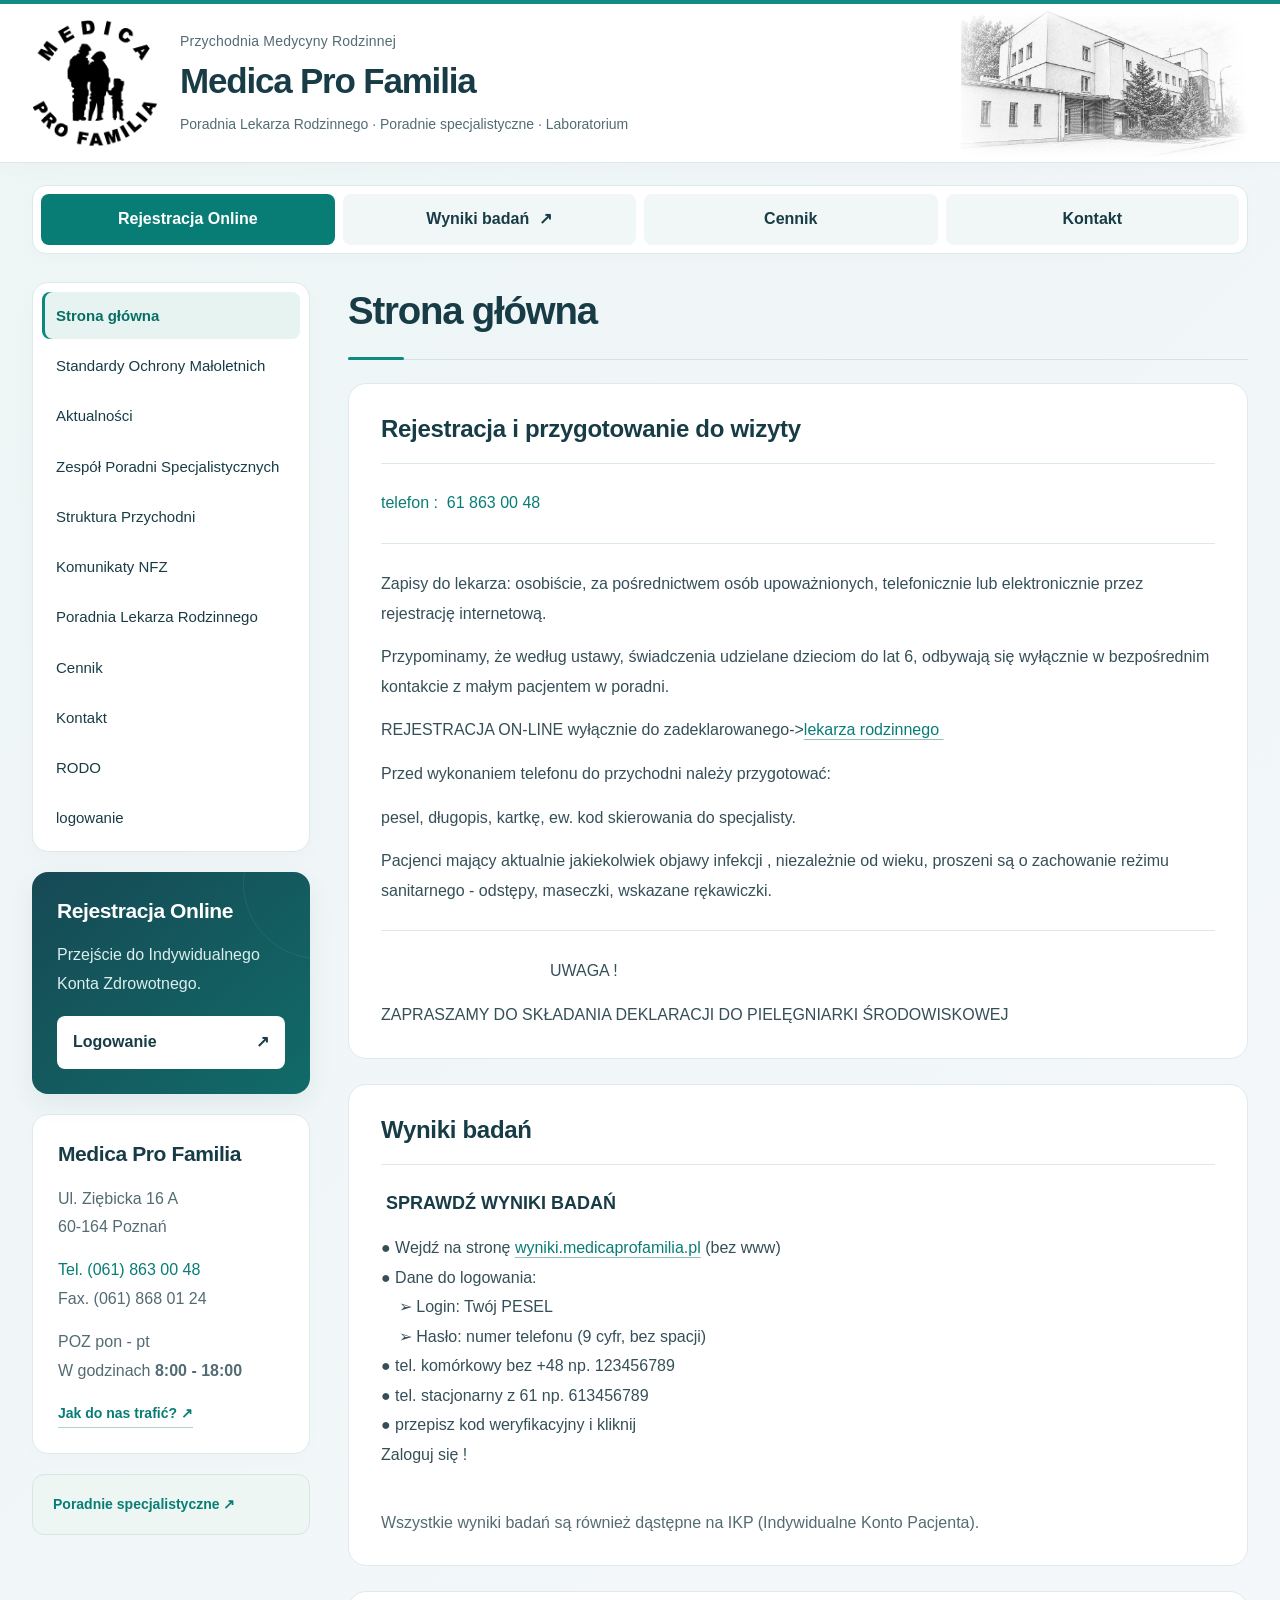
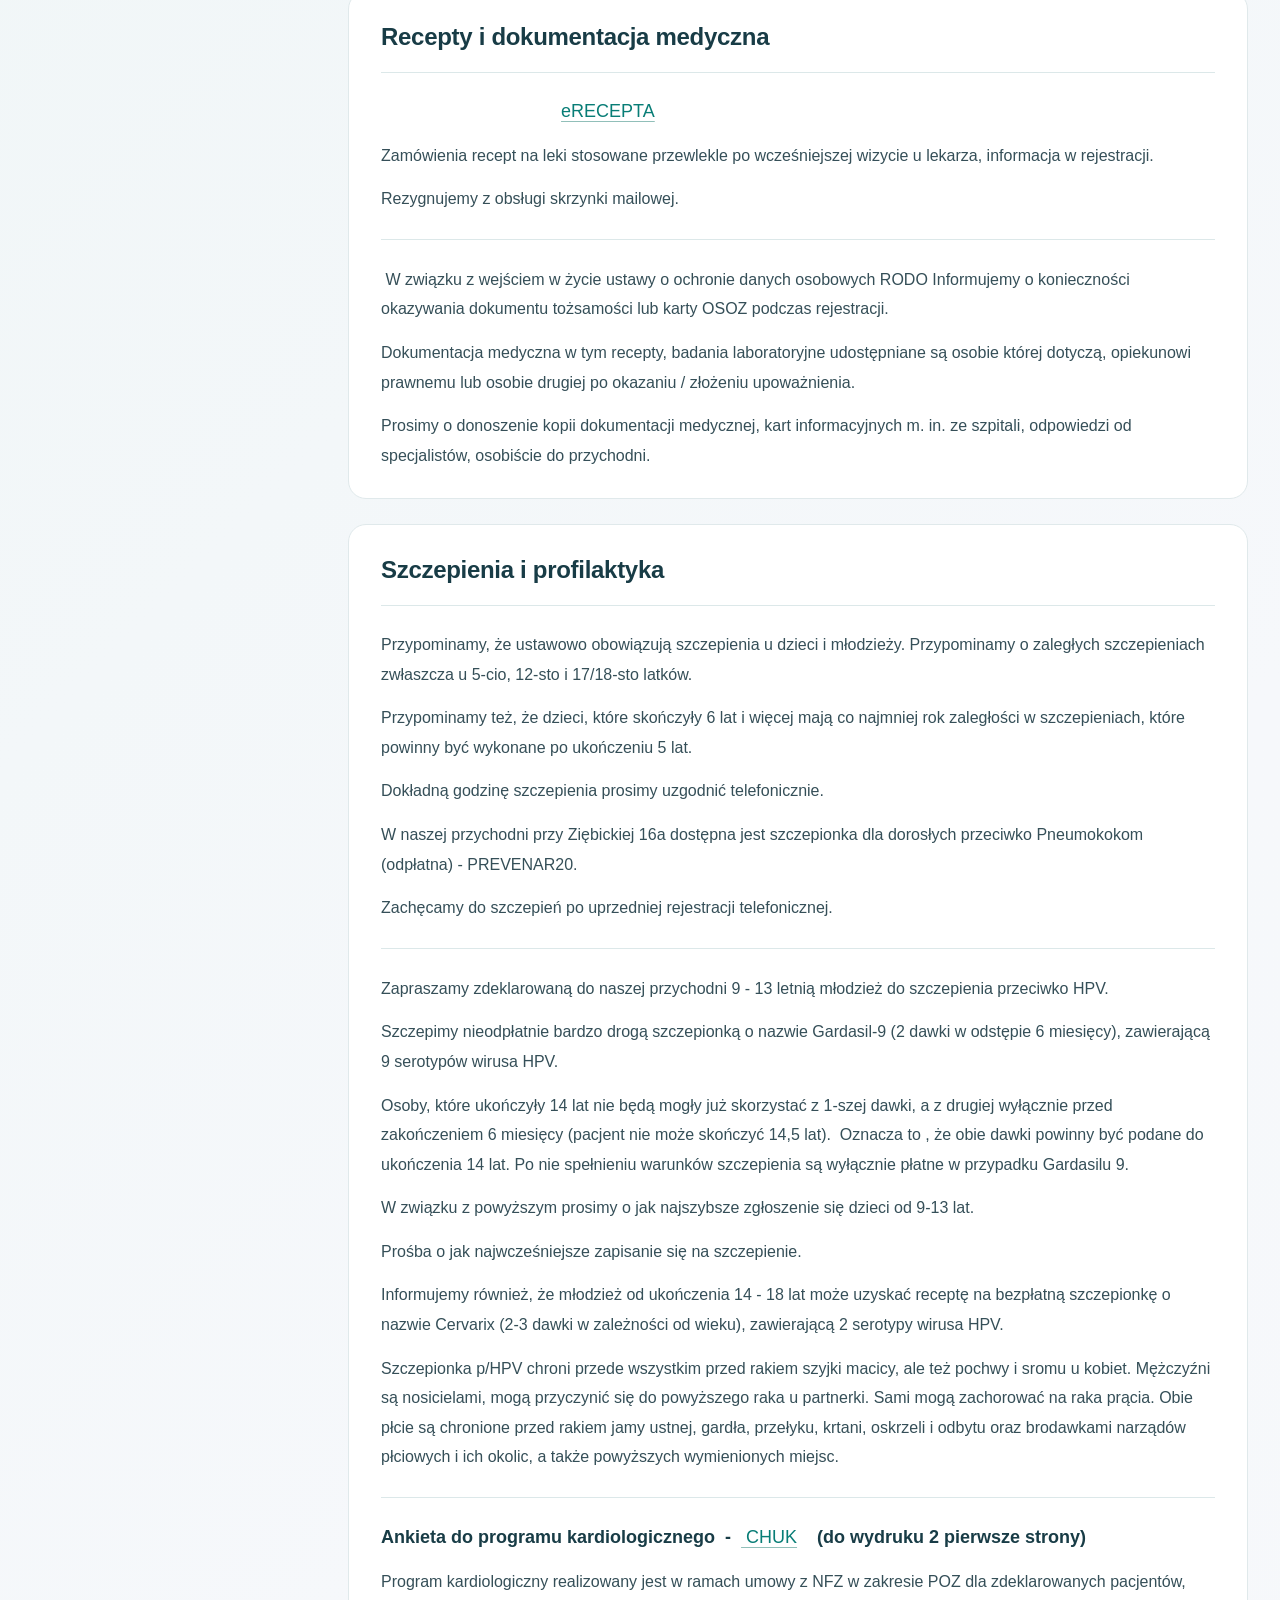
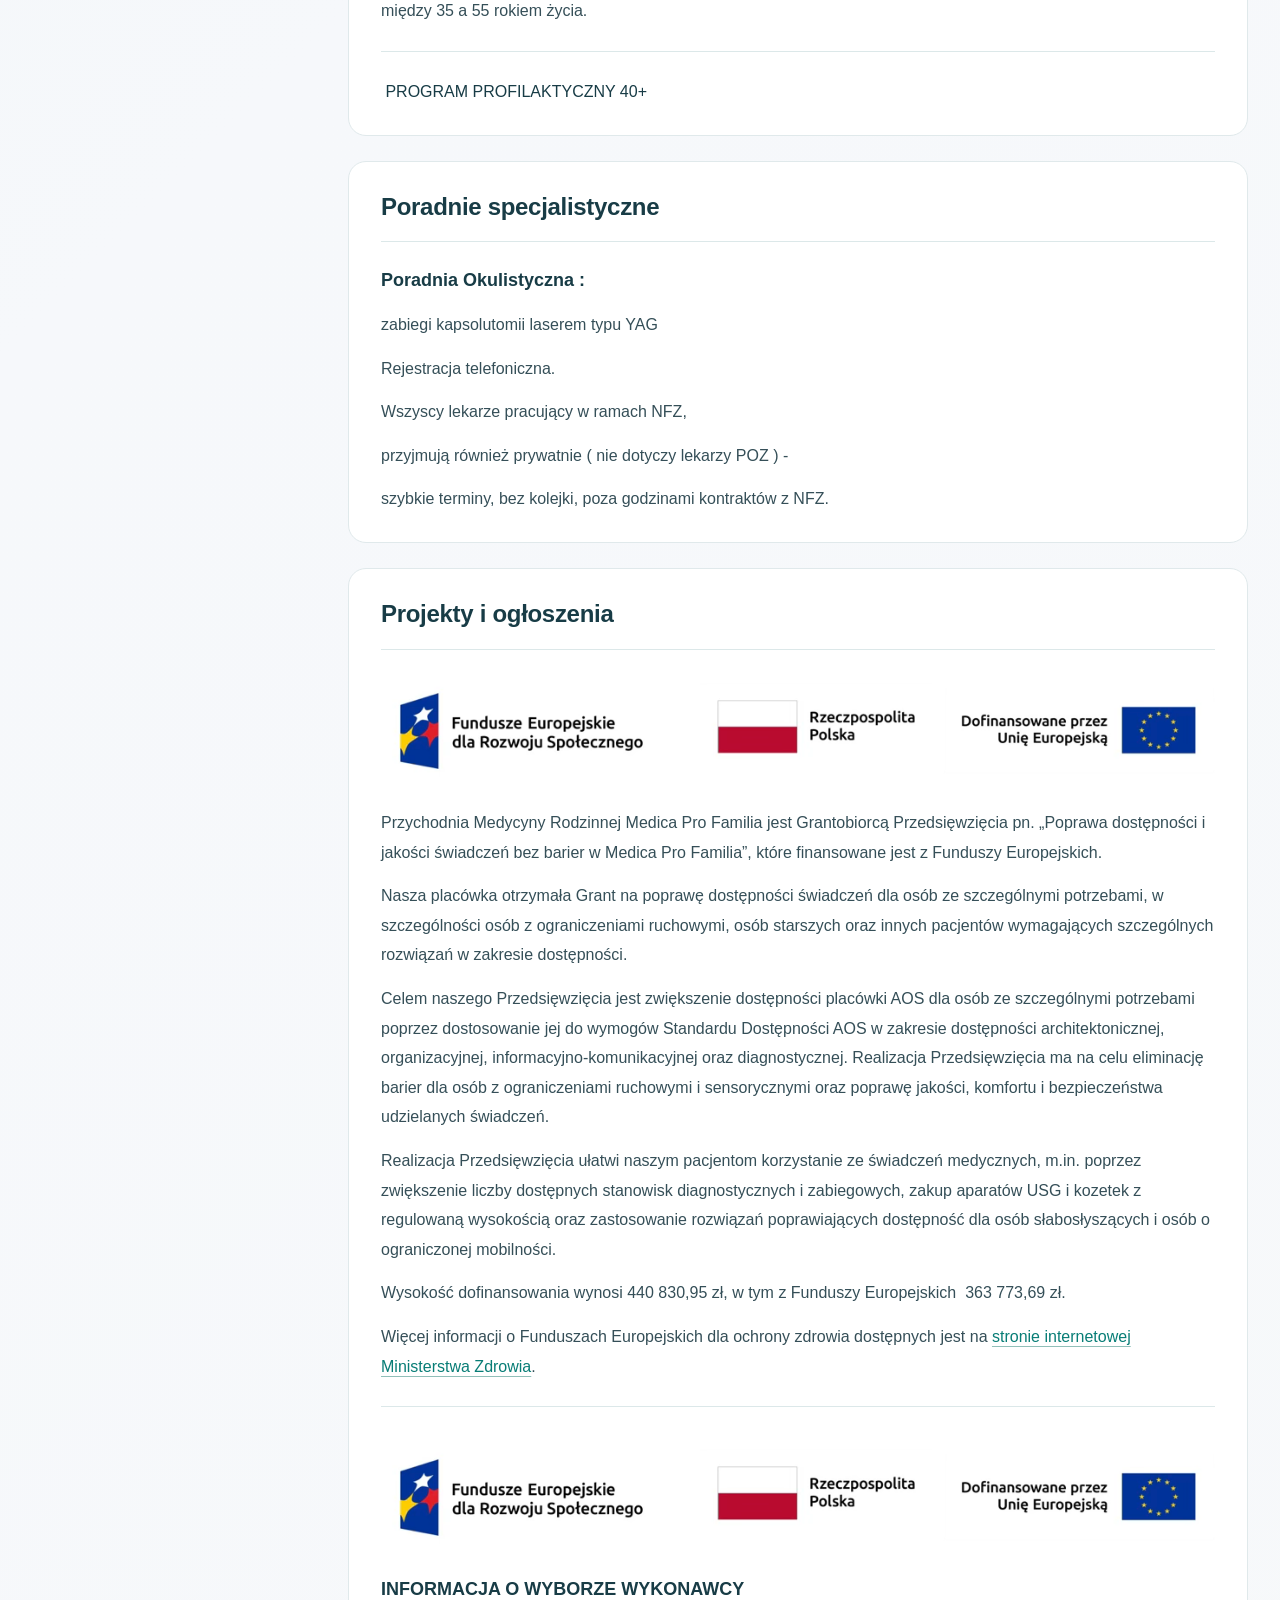
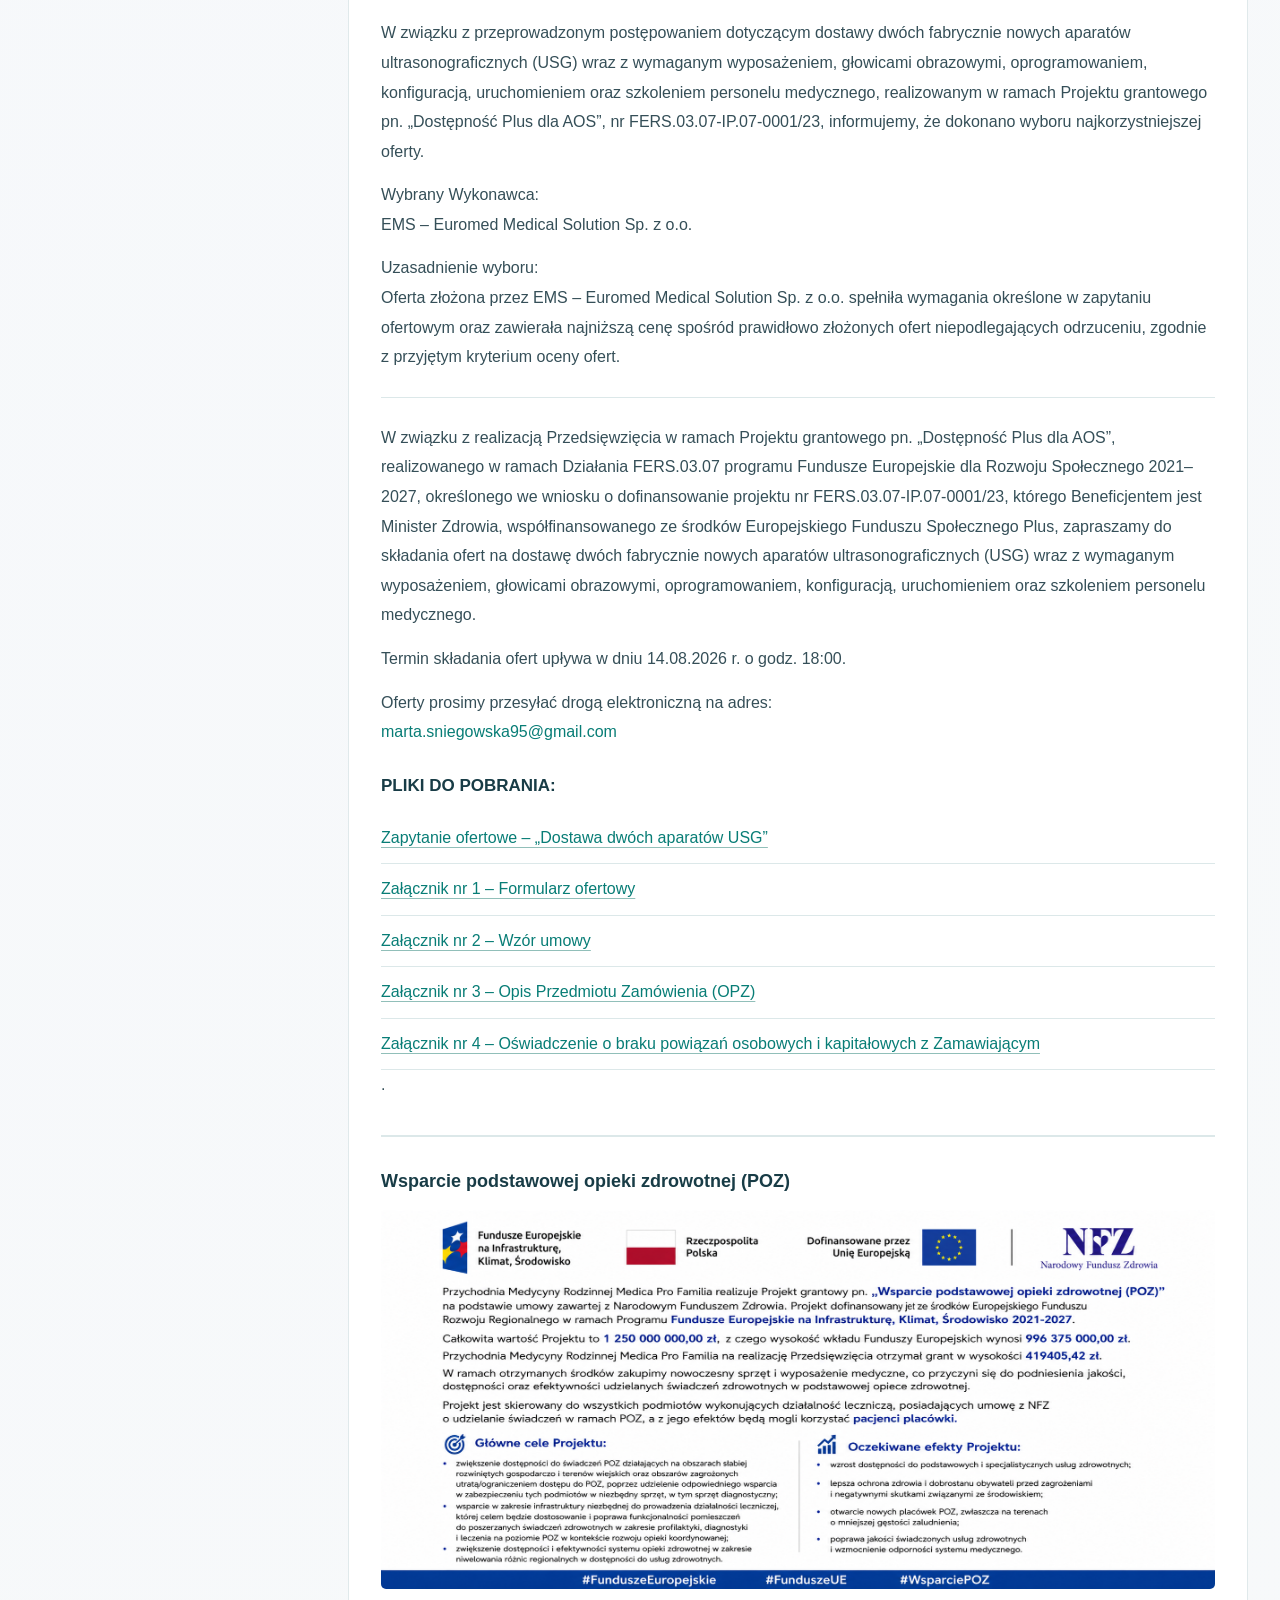
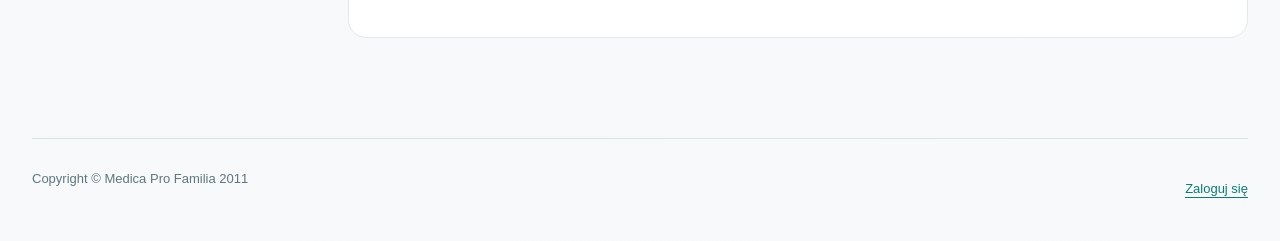
<file: index.html>
<!doctype html>
<html lang="pl"><head><meta charset="utf-8"><meta name="viewport" content="width=device-width,initial-scale=1"><meta name="robots" content="noindex,nofollow"><title>Strona główna — Medica Pro Familia</title><link rel="icon" href="assets/logo.png"><link rel="stylesheet" href="styles.css"><script defer src="app.js"></script></head><body>
<a class="skip" href="#main">Przejdź do treści</a>
<header><div class="container masthead"><div class="identity-block"><a class="identity" href="index.html"><img src="assets/logo.png" alt="Medica Pro Familia"><span>Przychodnia Medycyny Rodzinnej<strong>Medica Pro Familia</strong></span></a><p class="clinic-description">Poradnia Lekarza Rodzinnego · Poradnie specjalistyczne · Laboratorium</p></div><div class="header-illustration"><img alt="Czarno-biały rysunek budynku Medica Pro Familia z drzewami i otoczeniem" height="906" loading="lazy" src="assets/budynek-bez-aut.png" width="1736"/></div><button class="menu-toggle" aria-expanded="false" aria-controls="navigation">Menu</button></div></header>
<nav class="container patient-shortcuts" aria-label="Na skróty"><a href="logowanie.html">Rejestracja Online</a><a href="https://wyniki.medicaprofamilia.pl/">Wyniki badań <span aria-hidden="true">↗</span></a><a href="cennik.html">Cennik</a><a href="kontakt.html">Kontakt</a></nav>
<div class="container layout"><aside><nav id="navigation" aria-label="Zakładki"><a href="index.html" aria-current="page">Strona główna</a><a href="standardy-ochrony-maloletnich.html">Standardy Ochrony Małoletnich</a><a href="aktualnosci.html">Aktualności</a><a href="poradnie-specjalistyczne.html">Zespół Poradni Specjalistycznych</a><a href="struktura-przychodni.html">Struktura Przychodni</a><a href="komunikaty-nfz.html">Komunikaty NFZ</a><a href="lekarz-rodzinny.html">Poradnia Lekarza Rodzinnego</a><a href="cennik.html">Cennik</a><a href="kontakt.html">Kontakt</a><a href="rodo.html">RODO</a><a href="logowanie.html">logowanie</a></nav><div class="sidebar-card registration"><h2>Rejestracja Online</h2><p>Przejście do Indywidualnego Konta Zdrowotnego.</p><a class="button" href="logowanie.html">Logowanie <span aria-hidden="true">↗</span></a></div><div class="sidebar-card"><h2>Medica Pro Familia</h2><p>Ul. Ziębicka 16 A<br>60-164 Poznań</p><p><a href="tel:+48618630048">Tel. (061) 863 00 48</a><br>Fax. (061) 868 01 24</p><p>POZ pon - pt<br>W godzinach <strong>8:00 - 18:00</strong></p><a class="inline-link" href="kontakt.html">Jak do nas trafić? ↗</a></div><a class="sidebar-link" href="poradnie-specjalistyczne.html">Poradnie specjalistyczne ↗</a></aside>
<main id="main"><div class="page-heading"><h1>Strona główna</h1></div><article class="source-content page-1"><section class="content-panel announcement topic-card" id="rejestracja-wizyta"><h2 class="topic-heading" data-editorial="true">Rejestracja i przygotowanie do wizyty</h2><section class="source-block"><p>telefon :  61 863 00 48</p></section><section class="source-block"><p>Zapisy do lekarza: osobiście, za pośrednictwem osób upoważnionych, telefonicznie lub elektronicznie przez rejestrację internetową.</p><p>Przypominamy, że według ustawy, świadczenia udzielane dzieciom do lat 6, odbywają się wyłącznie w bezpośrednim kontakcie z małym pacjentem w poradni.</p><p><strong>REJESTRACJA ON-LINE wyłącznie do zadeklarowanego-&gt;</strong><strong><a href="lekarz-rodzinny.html">lekarza rodzinnego </a> </strong></p><p><strong>Przed wykonaniem telefonu do przychodni należy przygotować:</strong></p><p><strong>pesel, długopis, kartkę, ew. kod skierowania do specjalisty. </strong></p><p><strong>Pacjenci mający aktualnie jakiekolwiek objawy infekcji , niezależnie od wieku, proszeni są o</strong><strong> zachowanie reżimu sanitarnego - odstępy, maseczki, wskazane rękawiczki.</strong></p>

</section><section class="source-block"><p><strong><em>                                      UWAGA !</em></strong></p><p><strong>ZAPRASZAMY DO SKŁADANIA DEKLARACJI DO PIELĘGNIARKI ŚRODOWISKOWEJ</strong></p></section></section><section class="content-panel announcement topic-card" id="wyniki-badan"><h2 class="topic-heading" data-editorial="true">Wyniki badań</h2><section class="source-block">

<h3> SPRAWDŹ WYNIKI BADAŃ</h3>
<p class="results-instructions">● Wejdź na stronę <a href="https://wyniki.medicaprofamilia.pl">wyniki.medicaprofamilia.pl</a> (bez www)<br/>● Dane do logowania:<br/>    ➢ Login: Twój PESEL<br/>    ➢ Hasło: numer telefonu (9 cyfr, bez spacji)<br/>● tel. komórkowy bez +48 np. 123456789<br/>● tel. stacjonarny z 61 np. 613456789<br/>● przepisz kod weryfikacyjny i kliknij<br/>Zaloguj się !</p>
<p class="results-note">Wszystkie wyniki badań są również dąstępne na IKP (Indywidualne Konto Pacjenta). </p>

</section></section><section class="content-panel announcement topic-card" id="recepty-dokumentacja"><h2 class="topic-heading" data-editorial="true">Recepty i dokumentacja medyczna</h2><section class="source-block">
<h3>                                    <a href="aktualnosci.html">eRECEPTA</a> </h3>

<p>Zamówienia recept na leki stosowane przewlekle po wcześniejszej wizycie u lekarza, informacja w rejestracji. </p><p>Rezygnujemy z obsługi skrzynki mailowej.</p></section><section class="source-block"><p><strong> W związku z wejściem w życie ustawy o ochronie danych osobowych RODO Informujemy o konieczności okazywania dokumentu tożsamości lub karty OSOZ podczas rejestracji.</strong></p><p><strong>Dokumentacja medyczna w tym recepty, badania laboratoryjne udostępniane są osobie której dotyczą, opiekunowi prawnemu lub osobie drugiej po okazaniu / złożeniu upoważnienia.</strong></p><p>Prosimy o donoszenie kopii dokumentacji medycznej, kart informacyjnych m. in. ze szpitali, odpowiedzi od specjalistów, osobiście do przychodni.</p></section></section><section class="content-panel announcement topic-card" id="szczepienia-profilaktyka"><h2 class="topic-heading" data-editorial="true">Szczepienia i profilaktyka</h2><div class="source-block"><p>Przypominamy, że ustawowo obowiązują szczepienia u dzieci i młodzieży. Przypominamy o zaległych szczepieniach zwłaszcza u 5-cio, 12-sto i 17/18-sto latków.</p><p>Przypominamy też, że dzieci, które skończyły 6 lat i więcej mają co najmniej rok zaległości w szczepieniach, które powinny być wykonane po ukończeniu 5 lat. </p><p>Dokładną godzinę szczepienia prosimy uzgodnić telefonicznie.</p><p>
<p><strong>W naszej przychodni przy Ziębickiej 16a dostępna jest szczepionka dla dorosłych przeciwko Pneumokokom (odpłatna) - PREVENAR20.</strong></p>
<p><strong>Zachęcamy do szczepień po uprzedniej rejestracji telefonicznej.</strong></p>

</p></div><section class="source-block"><p><strong>Zapraszamy zdeklarowaną do naszej przychodni 9 - 13 letnią młodzież do szczepienia przeciwko HPV.</strong></p>



<p><strong> Szczepimy nieodpłatnie bardzo drogą szczepionką o nazwie Gardasil-9 (2 dawki w odstępie 6 miesięcy), zawierającą 9 serotypów wirusa HPV. </strong></p>
<p><strong>Osoby, które ukończyły 14 lat nie będą mogły już skorzystać z 1-szej dawki, a z drugiej wyłącznie przed zakończeniem 6 miesięcy (pacjent nie może skończyć 14,5 lat).  Oznacza to , że obie dawki powinny być podane do ukończenia 14 lat. Po nie spełnieniu warunków szczepienia są wyłącznie płatne w przypadku Gardasilu 9.</strong></p>
<p><strong>W związku z powyższym prosimy o jak najszybsze zgłoszenie się dzieci od 9-13 lat.</strong></p>
<p><strong>Prośba o jak najwcześniejsze zapisanie się na szczepienie.</strong></p>

<p><strong>I</strong><strong>nformujemy również, że młodzież od ukończenia 14 - 18 lat może uzyskać receptę na bezpłatną szczepionkę o nazwie Cerv</strong><strong>arix (2-3 da</strong><strong>wki w zależności od wieku), zawierającą 2 serotypy wirusa HPV.</strong></p>

<p><strong> Szczepionka p/HPV chroni przede wszystkim przed rakiem szyjki macicy, ale też pochwy i sromu u kobiet. Mężczyźni są nosicielami, mogą przyczynić się do powyższego raka u partnerki. Sami mogą zachorować na raka prącia. Obie płcie są chronione przed rakiem jamy ustnej, gardła, przełyku, krtani, oskrzeli i odbytu oraz brodawkami narządów płciowych i ich okolic, a także powyższych wymienionych miejsc.</strong> </p>

</section><section class="source-block"><h3><strong>Ankieta do programu kardiologicznego  -  <a href="https://medicaprofamilia.pl/files/Ankieta-CHUK.pdf" rel="noopener noreferrer" target="_blank"> CHUK</a>    (do wydruku 2 pierwsze strony)</strong></h3><p>Program kardiologiczny realizowany jest w ramach umowy z NFZ w zakresie POZ dla zdeklarowanych pacjentów, między 35 a 55 rokiem życia.</p></section><section class="source-block"><h3>
<p> PROGRAM PROFILAKTYCZNY 40+ </p>
</h3></section></section><section class="content-panel announcement topic-card" id="informacje-specjalistyczne"><h2 class="topic-heading" data-editorial="true">Poradnie specjalistyczne</h2><section class="source-block">
<h3><strong>Poradnia Okulistyczna :</strong></h3>
<p><strong>zabiegi kapsolutomii laserem typu YAG</strong></p>
<p><strong>Rejestracja telefoniczna.</strong></p>

<p>Wszyscy lekarze pracujący w ramach NFZ, </p>
<p>przyjmują również prywatnie ( nie dotyczy lekarzy POZ ) - </p>
<p>szybkie terminy, bez kolejki, poza godzinami kontraktów z NFZ.</p>



</section></section><section class="content-panel announcement topic-card" id="projekty-ogloszenia"><h2 class="topic-heading" data-editorial="true">Projekty i ogłoszenia</h2><div class="project-group"><section class="source-block">

<p><img alt="Fundusze Europejskie" loading="lazy" src="assets/fundusze2026.png"/></p>

<p>Przychodnia Medycyny Rodzinnej Medica Pro Familia jest Grantobiorcą Przedsięwzięcia pn. „Poprawa dostępności i jakości świadczeń bez barier w Medica Pro Familia”, które finansowane jest z Funduszy Europejskich.</p>
<p>Nasza placówka otrzymała Grant na poprawę dostępności świadczeń dla osób ze szczególnymi potrzebami, w szczególności osób z ograniczeniami ruchowymi, osób starszych oraz innych pacjentów wymagających szczególnych rozwiązań w zakresie dostępności.</p>
<p>Celem naszego Przedsięwzięcia jest zwiększenie dostępności placówki AOS dla osób ze szczególnymi potrzebami poprzez dostosowanie jej do wymogów Standardu Dostępności AOS w zakresie dostępności architektonicznej, organizacyjnej, informacyjno-komunikacyjnej oraz diagnostycznej. Realizacja Przedsięwzięcia ma na celu eliminację barier dla osób z ograniczeniami ruchowymi i sensorycznymi oraz poprawę jakości, komfortu i bezpieczeństwa udzielanych świadczeń.</p>
<p>Realizacja Przedsięwzięcia ułatwi naszym pacjentom korzystanie ze świadczeń medycznych, m.in. poprzez zwiększenie liczby dostępnych stanowisk diagnostycznych i zabiegowych, zakup aparatów USG i kozetek z regulowaną wysokością oraz zastosowanie rozwiązań poprawiających dostępność dla osób słabosłyszących i osób o ograniczonej mobilności.</p>
<p>Wysokość dofinansowania wynosi 440 830,95 zł, w tym z Funduszy Europejskich  363 773,69 zł.</p>
<p>Więcej informacji o Funduszach Europejskich dla ochrony zdrowia dostępnych jest na <a href="https://www.gov.pl/web/zdrowie/FE-zdrowie" rel="noopener noreferrer" target="_blank">stronie internetowej Ministerstwa Zdrowia</a>. </p>


</section><section class="source-block">

<p><img alt="Fundusze Europejskie" loading="lazy" src="assets/fundusze2026.png"/></p>

<h3>INFORMACJA O WYBORZE WYKONAWCY</h3>
<p>W związku z przeprowadzonym postępowaniem dotyczącym dostawy dwóch fabrycznie nowych aparatów ultrasonograficznych (USG) wraz z wymaganym wyposażeniem, głowicami obrazowymi, oprogramowaniem, konfiguracją, uruchomieniem oraz szkoleniem personelu medycznego, realizowanym w ramach Projektu grantowego pn. „Dostępność Plus dla AOS”, nr FERS.03.07-IP.07-0001/23, informujemy, że dokonano wyboru najkorzystniejszej oferty.</p>
<p>Wybrany Wykonawca:<br/>EMS – Euromed Medical Solution Sp. z o.o.</p>
<p>Uzasadnienie wyboru:<br/>Oferta złożona przez EMS – Euromed Medical Solution Sp. z o.o. spełniła wymagania określone w zapytaniu ofertowym oraz zawierała najniższą cenę spośród prawidłowo złożonych ofert niepodlegających odrzuceniu, zgodnie z przyjętym kryterium oceny ofert.</p>

</section><section class="source-block">


<p><strong>W związku z realizacją Przedsięwzięcia w ramach Projektu grantowego pn. „Dostępność Plus dla AOS”, realizowanego w ramach Działania FERS.03.07 programu Fundusze Europejskie dla Rozwoju Społecznego 2021–2027, określonego we wniosku o dofinansowanie projektu nr FERS.03.07-IP.07-0001/23, którego Beneficjentem jest Minister Zdrowia, współfinansowanego ze środków Europejskiego Funduszu Społecznego Plus, zapraszamy do składania ofert na dostawę dwóch fabrycznie nowych aparatów ultrasonograficznych (USG) wraz z wymaganym wyposażeniem, głowicami obrazowymi, oprogramowaniem, konfiguracją, uruchomieniem oraz szkoleniem personelu medycznego.</strong></p>
<p><strong>Termin składania ofert upływa w dniu 14.08.2026 r. o godz. 18:00.</strong></p>
<p><strong>Oferty prosimy przesyłać drogą elektroniczną na adres:</strong><br/><a rel="noopener">marta.sniegowska95@gmail.com</a></p>

<h3 class="announcement-subheading"><strong>PLIKI DO POBRANIA:</strong></h3>
<p class="announcement-files"><a href="https://medicaprofamilia.pl/files/dokumentynastronzapytanieofertoweusg/Zał._Zapytanie%20ofertowe.pdf" rel="noopener noreferrer" target="_blank">Zapytanie ofertowe – „Dostawa dwóch aparatów USG”<br/></a><a href="https://medicaprofamilia.pl/files/dokumentynastronzapytanieofertoweusg/1.Zał_Formularz_ofertowy_2_USG.docx" rel="noopener noreferrer" target="_blank">Załącznik nr 1 – Formularz ofertowy<br/></a><a href="https://medicaprofamilia.pl/files/dokumentynastronzapytanieofertoweusg/2.Zał._Umowa.docx" rel="noopener noreferrer" target="_blank">Załącznik nr 2 – Wzór umowy<br/></a><a href="https://medicaprofamilia.pl/files/dokumentynastronzapytanieofertoweusg/3.Zał._OPZ_USG_AOS.pdf" rel="noopener noreferrer" target="_blank">Załącznik nr 3 – Opis Przedmiotu Zamówienia (OPZ)<br/></a><a href="https://medicaprofamilia.pl/files/dokumentynastronzapytanieofertoweusg/4.Zał._Oświadczenie o braku powiązań z Zamawiającym.docx" rel="noopener noreferrer" target="_blank">Załącznik nr 4 – Oświadczenie o braku powiązań osobowych i kapitałowych z Zamawiającym</a>.</p>

</section></div><div class="project-group"><h3 data-editorial="true">Wsparcie podstawowej opieki zdrowotnej (POZ)</h3><section class="source-block">

<p><img alt="" loading="lazy" src="assets/Plakat_na_stronę_2.png"/></p>

</section></div></section></article></main></div>
<footer class="container"><span>Copyright © Medica Pro Familia 2011</span><a href="https://medicaprofamilia.pl/index.php?/displaySite/1">Zaloguj się</a></footer></body></html>
</file>
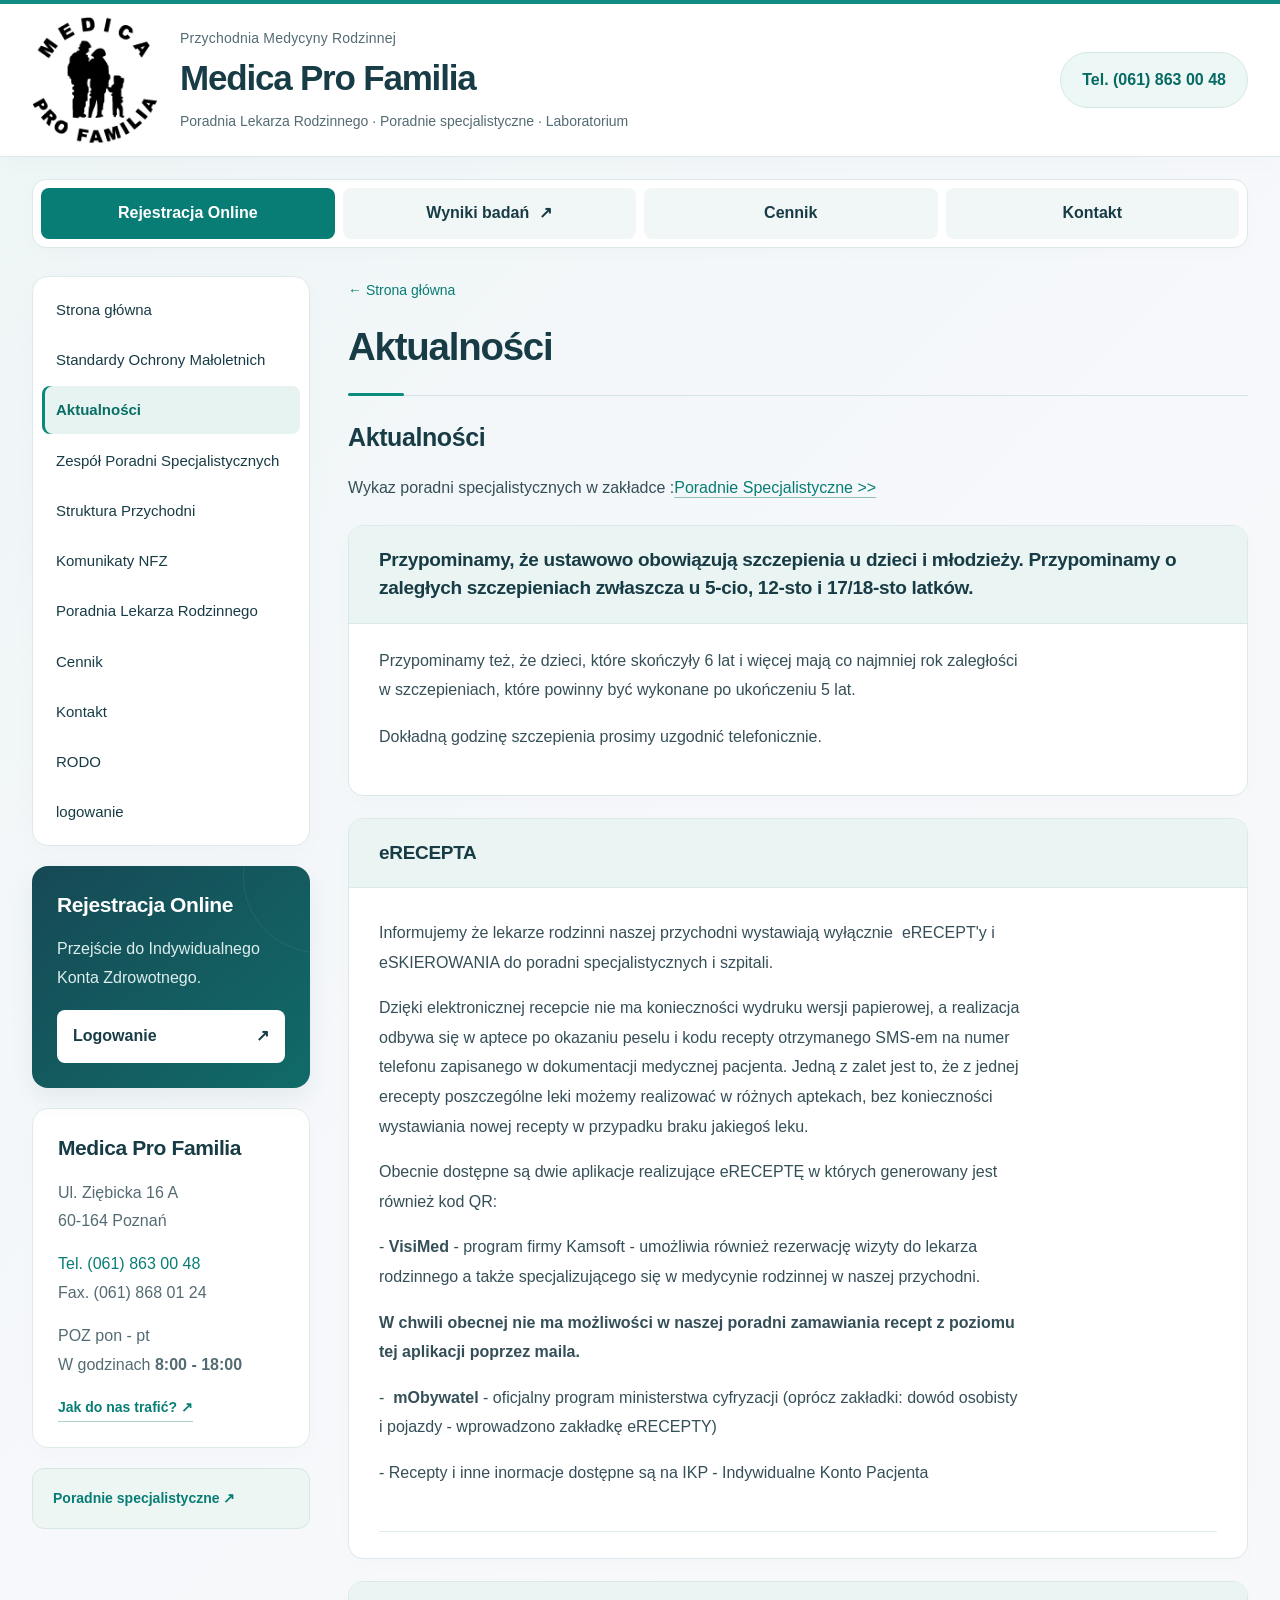
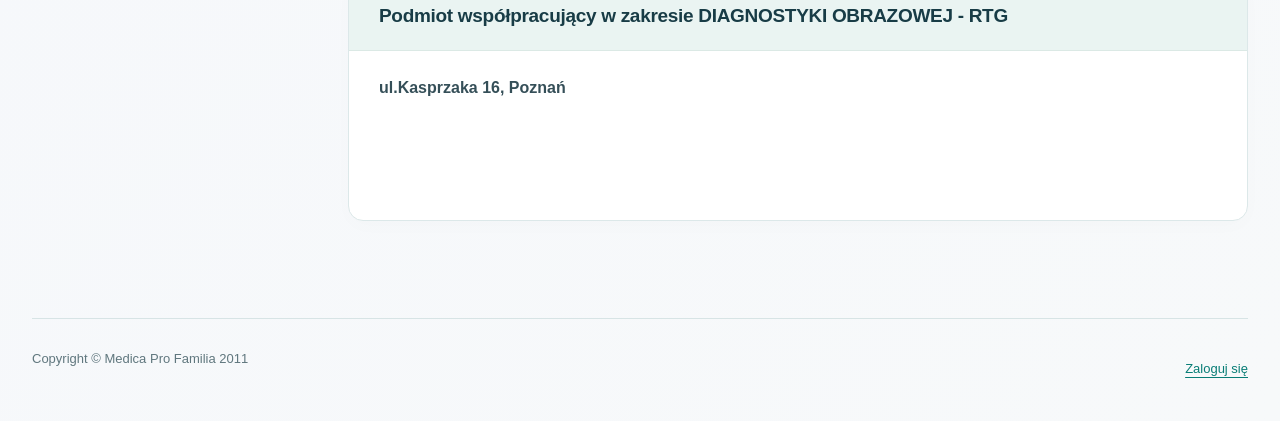
<file: aktualnosci.html>
<!doctype html>
<html lang="pl"><head><meta charset="utf-8"><meta name="viewport" content="width=device-width,initial-scale=1"><meta name="robots" content="noindex,nofollow"><title>Aktualności — Medica Pro Familia</title><link rel="icon" href="assets/logo.png"><link rel="stylesheet" href="styles.css"><script defer src="app.js"></script></head><body>
<a class="skip" href="#main">Przejdź do treści</a>
<header><div class="container masthead"><div class="identity-block"><a class="identity" href="index.html"><img src="assets/logo.png" alt="Medica Pro Familia"><span>Przychodnia Medycyny Rodzinnej<strong>Medica Pro Familia</strong></span></a><p class="clinic-description">Poradnia Lekarza Rodzinnego · Poradnie specjalistyczne · Laboratorium</p></div><a class="header-phone" href="tel:+48618630048">Tel. (061) 863 00 48</a><button class="menu-toggle" aria-expanded="false" aria-controls="navigation">Menu</button></div></header>
<nav class="container patient-shortcuts" aria-label="Na skróty"><a href="logowanie.html">Rejestracja Online</a><a href="https://wyniki.medicaprofamilia.pl/">Wyniki badań <span aria-hidden="true">↗</span></a><a href="cennik.html">Cennik</a><a href="kontakt.html">Kontakt</a></nav>
<div class="container layout"><aside><nav id="navigation" aria-label="Zakładki"><a href="index.html">Strona główna</a><a href="standardy-ochrony-maloletnich.html">Standardy Ochrony Małoletnich</a><a href="aktualnosci.html" aria-current="page">Aktualności</a><a href="poradnie-specjalistyczne.html">Zespół Poradni Specjalistycznych</a><a href="struktura-przychodni.html">Struktura Przychodni</a><a href="komunikaty-nfz.html">Komunikaty NFZ</a><a href="lekarz-rodzinny.html">Poradnia Lekarza Rodzinnego</a><a href="cennik.html">Cennik</a><a href="kontakt.html">Kontakt</a><a href="rodo.html">RODO</a><a href="logowanie.html">logowanie</a></nav><div class="sidebar-card registration"><h2>Rejestracja Online</h2><p>Przejście do Indywidualnego Konta Zdrowotnego.</p><a class="button" href="logowanie.html">Logowanie <span aria-hidden="true">↗</span></a></div><div class="sidebar-card"><h2>Medica Pro Familia</h2><p>Ul. Ziębicka 16 A<br>60-164 Poznań</p><p><a href="tel:+48618630048">Tel. (061) 863 00 48</a><br>Fax. (061) 868 01 24</p><p>POZ pon - pt<br>W godzinach <strong>8:00 - 18:00</strong></p><a class="inline-link" href="kontakt.html">Jak do nas trafić? ↗</a></div><a class="sidebar-link" href="poradnie-specjalistyczne.html">Poradnie specjalistyczne ↗</a></aside>
<main id="main"><a class="back-home" href="index.html">← Strona główna</a><div class="page-heading"><h1>Aktualności</h1></div><article class="source-content page-3">
<h1>Aktualności </h1>

<p>Wykaz poradni specjalistycznych w zakładce :<strong><a href="poradnie-specjalistyczne.html">Poradnie Specjalistyczne &gt;&gt;</a></strong></p>

<section class="detail-group"><h2>Przypominamy, że ustawowo obowiązują szczepienia u dzieci i młodzieży. Przypominamy o zaległych szczepieniach zwłaszcza u 5-cio, 12-sto i 17/18-sto latków.</h2><address>Przypominamy też, że dzieci, które skończyły 6 lat i więcej mają co najmniej rok zaległości w szczepieniach, które powinny być wykonane po ukończeniu 5 lat.</address><address>Dokładną godzinę szczepienia prosimy uzgodnić telefonicznie.</address></section>
<section class="detail-group"><h2>eRECEPTA</h2><p>Informujemy że lekarze rodzinni naszej przychodni wystawiają wyłącznie  eRECEPT'y i eSKIEROWANIA do poradni specjalistycznych i szpitali.</p><p>Dzięki elektronicznej recepcie nie ma konieczności wydruku wersji papierowej, a realizacja odbywa się w aptece po okazaniu peselu i kodu recepty otrzymanego SMS-em na numer telefonu zapisanego w dokumentacji medycznej pacjenta. Jedną z zalet jest to, że z jednej erecepty poszczególne leki możemy realizować w różnych aptekach, bez konieczności wystawiania nowej recepty w przypadku braku jakiegoś leku.</p><p>Obecnie dostępne są dwie aplikacje realizujące eRECEPTĘ w których generowany jest również kod QR:</p><p>- <strong>VisiMed</strong> - program firmy Kamsoft - umożliwia również rezerwację wizyty do lekarza rodzinnego a także specjalizującego się w medycynie rodzinnej w naszej przychodni.   </p><p><strong>W chwili obecnej nie ma możliwości w naszej poradni zamawiania recept z poziomu tej aplikacji poprzez maila.</strong></p><p>-  <strong>mObywatel</strong> - oficjalny program ministerstwa cyfryzacji (oprócz zakładki: dowód osobisty i pojazdy - wprowadzono zakładkę eRECEPTY)</p><p>- Recepty i inne inormacje dostępne są na IKP - Indywidualne Konto Pacjenta </p><hr/></section>












<section class="detail-group"><h2><strong>Podmiot współpracujący w zakresie DIAGNOSTYKI OBRAZOWEJ - RTG</strong></h2><pre><strong>ul.Kasprzaka 16, Poznań</strong></pre><pre> </pre><pre> </pre></section>







</article></main></div>
<footer class="container"><span>Copyright © Medica Pro Familia 2011</span><a href="https://medicaprofamilia.pl/index.php?/displaySite/3">Zaloguj się</a></footer></body></html>
</file>
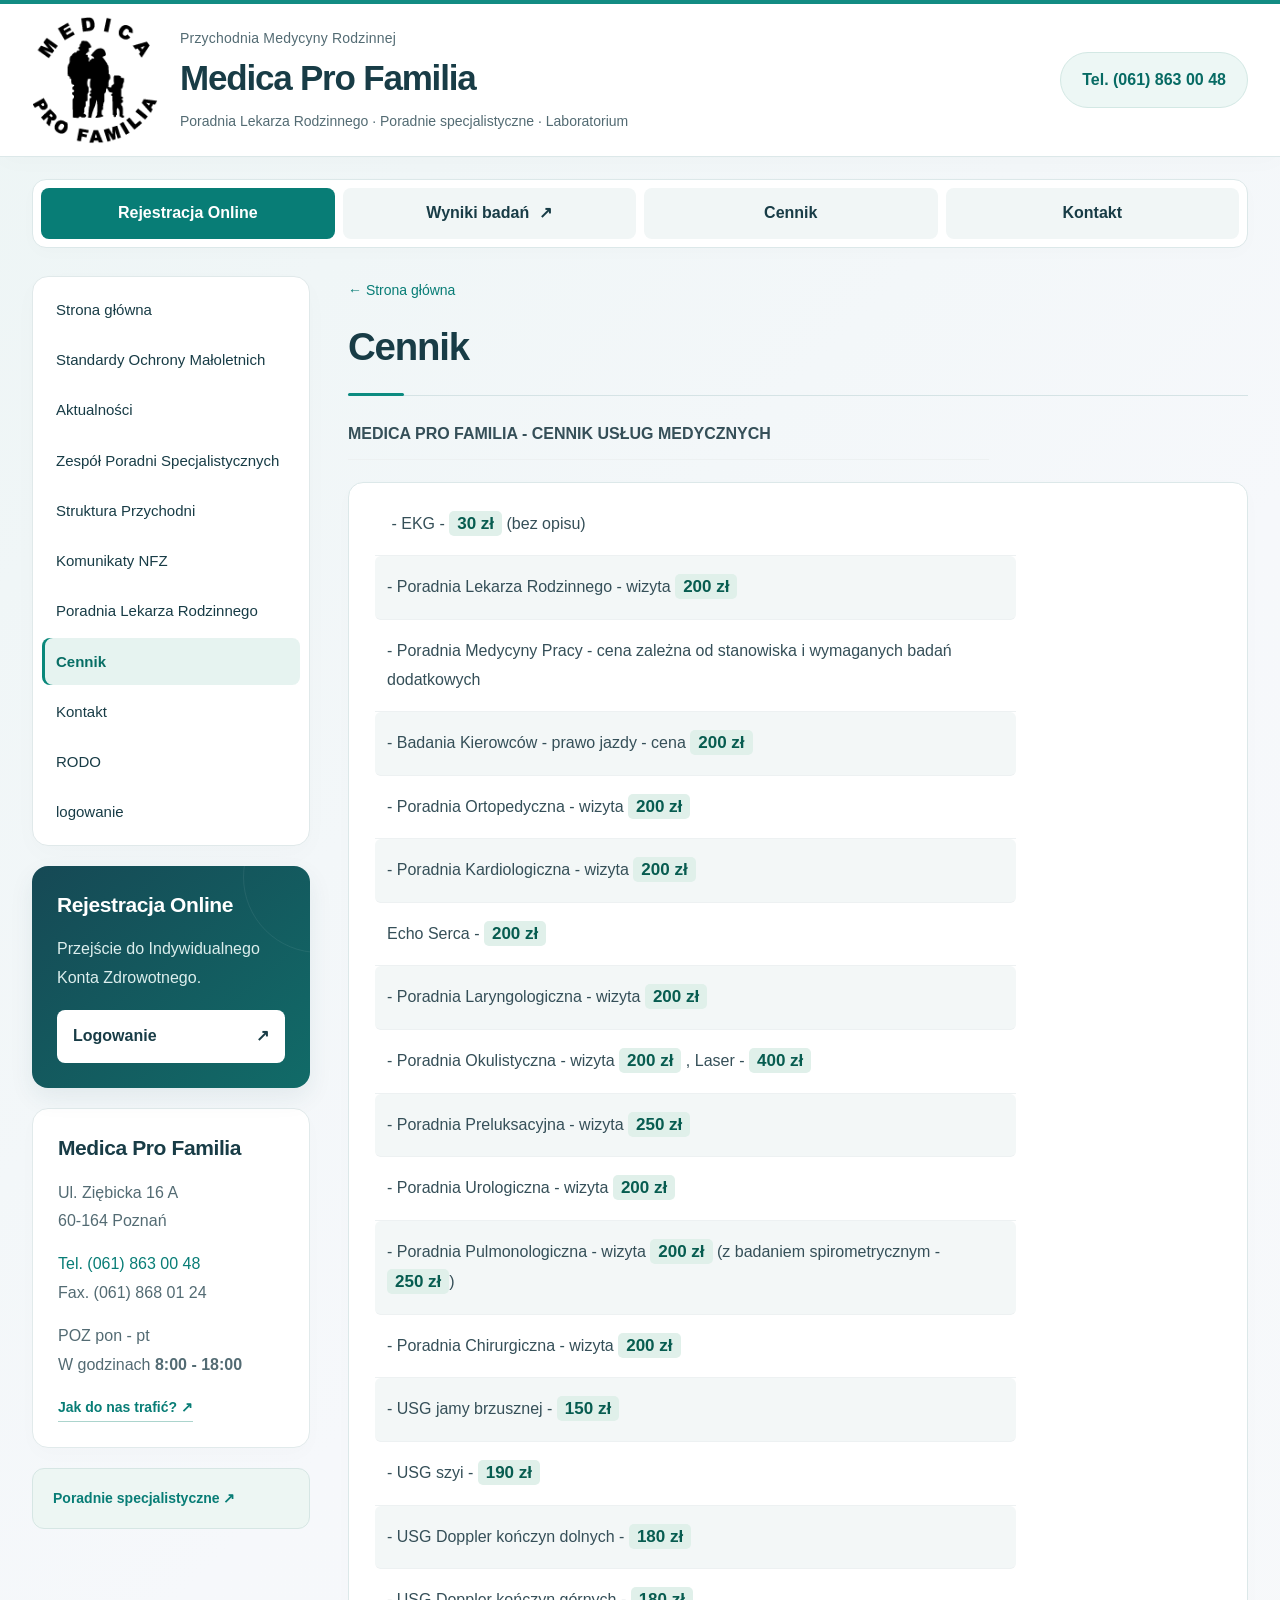
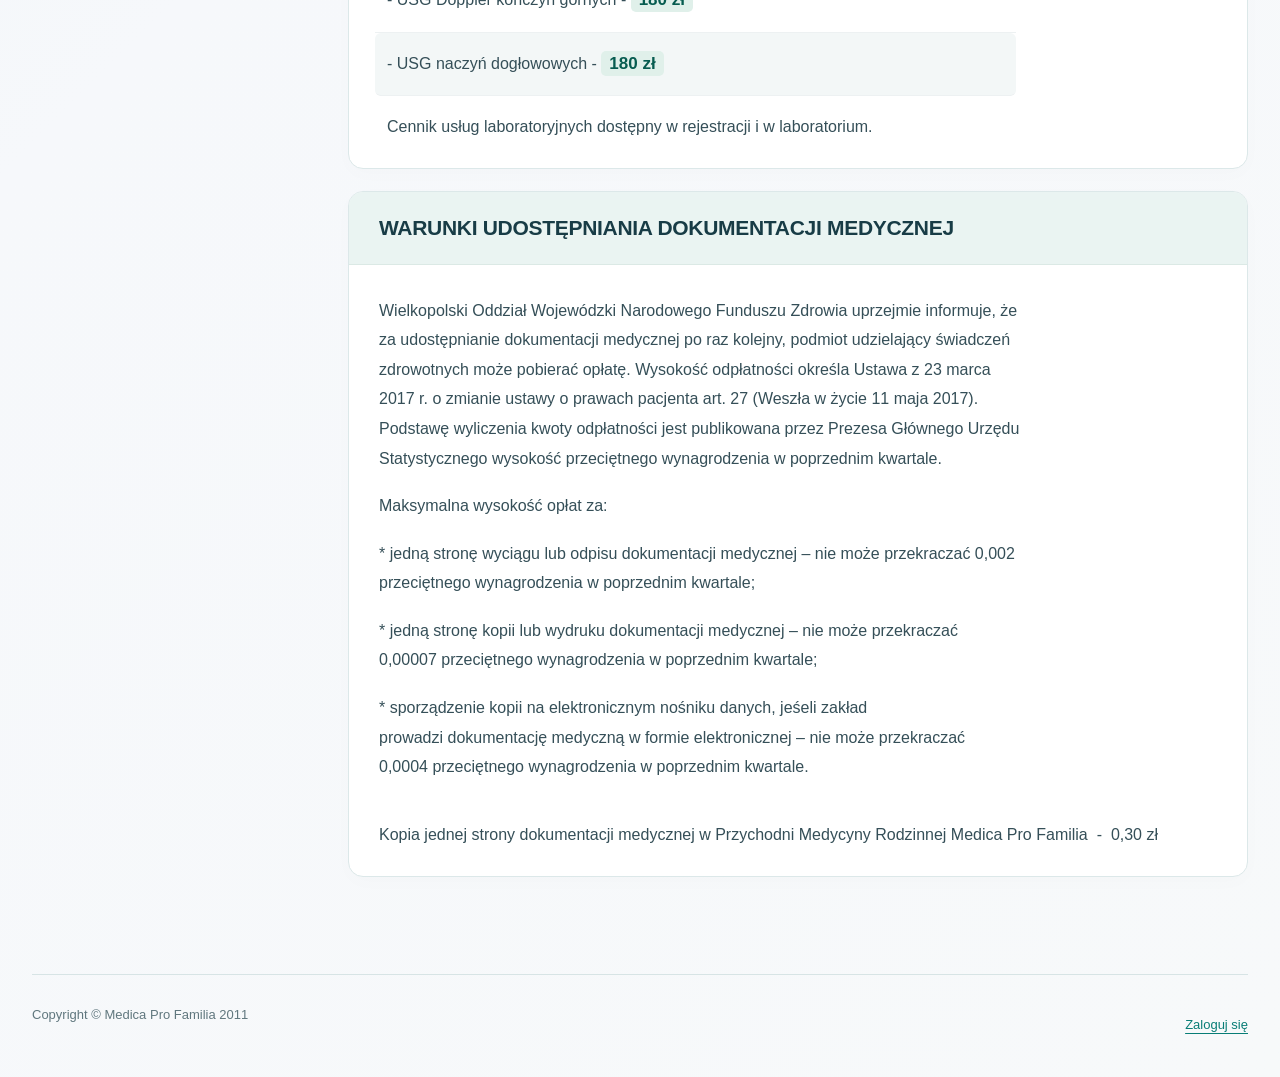
<file: cennik.html>
<!doctype html>
<html lang="pl"><head><meta charset="utf-8"><meta name="viewport" content="width=device-width,initial-scale=1"><meta name="robots" content="noindex,nofollow"><title>Cennik — Medica Pro Familia</title><link rel="icon" href="assets/logo.png"><link rel="stylesheet" href="styles.css"><script defer src="app.js"></script></head><body>
<a class="skip" href="#main">Przejdź do treści</a>
<header><div class="container masthead"><div class="identity-block"><a class="identity" href="index.html"><img src="assets/logo.png" alt="Medica Pro Familia"><span>Przychodnia Medycyny Rodzinnej<strong>Medica Pro Familia</strong></span></a><p class="clinic-description">Poradnia Lekarza Rodzinnego · Poradnie specjalistyczne · Laboratorium</p></div><a class="header-phone" href="tel:+48618630048">Tel. (061) 863 00 48</a><button class="menu-toggle" aria-expanded="false" aria-controls="navigation">Menu</button></div></header>
<nav class="container patient-shortcuts" aria-label="Na skróty"><a href="logowanie.html">Rejestracja Online</a><a href="https://wyniki.medicaprofamilia.pl/">Wyniki badań <span aria-hidden="true">↗</span></a><a href="cennik.html">Cennik</a><a href="kontakt.html">Kontakt</a></nav>
<div class="container layout"><aside><nav id="navigation" aria-label="Zakładki"><a href="index.html">Strona główna</a><a href="standardy-ochrony-maloletnich.html">Standardy Ochrony Małoletnich</a><a href="aktualnosci.html">Aktualności</a><a href="poradnie-specjalistyczne.html">Zespół Poradni Specjalistycznych</a><a href="struktura-przychodni.html">Struktura Przychodni</a><a href="komunikaty-nfz.html">Komunikaty NFZ</a><a href="lekarz-rodzinny.html">Poradnia Lekarza Rodzinnego</a><a href="cennik.html" aria-current="page">Cennik</a><a href="kontakt.html">Kontakt</a><a href="rodo.html">RODO</a><a href="logowanie.html">logowanie</a></nav><div class="sidebar-card registration"><h2>Rejestracja Online</h2><p>Przejście do Indywidualnego Konta Zdrowotnego.</p><a class="button" href="logowanie.html">Logowanie <span aria-hidden="true">↗</span></a></div><div class="sidebar-card"><h2>Medica Pro Familia</h2><p>Ul. Ziębicka 16 A<br>60-164 Poznań</p><p><a href="tel:+48618630048">Tel. (061) 863 00 48</a><br>Fax. (061) 868 01 24</p><p>POZ pon - pt<br>W godzinach <strong>8:00 - 18:00</strong></p><a class="inline-link" href="kontakt.html">Jak do nas trafić? ↗</a></div><a class="sidebar-link" href="poradnie-specjalistyczne.html">Poradnie specjalistyczne ↗</a></aside>
<main id="main"><a class="back-home" href="index.html">← Strona główna</a><div class="page-heading"><h1>Cennik</h1></div><article class="source-content page-9">

<p><strong>MEDICA PRO FAMILIA - </strong><strong>CENNIK USŁUG MEDYCZNYCH </strong></p>

<section class="detail-group"><p class="price-row"> - EKG - <strong class="price-amount">30 zł</strong> (bez opisu)</p><p class="price-row">- Poradnia Lekarza Rodzinnego - wizyta <strong class="price-amount">200 zł</strong></p><p>- Poradnia Medycyny Pracy - cena zależna od stanowiska i wymaganych badań dodatkowych</p><p class="price-row">- Badania Kierowców - prawo jazdy - cena <strong class="price-amount">200 zł</strong></p><p class="price-row">- Poradnia Ortopedyczna - wizyta <strong class="price-amount">200 zł</strong></p><p class="price-row">- Poradnia Kardiologiczna - wizyta <strong class="price-amount">200 zł</strong></p><p class="price-row">Echo Serca - <strong class="price-amount">200 zł</strong></p><p class="price-row">- Poradnia Laryngologiczna - wizyta <strong class="price-amount">200 zł</strong> </p><p class="price-row">- Poradnia Okulistyczna - wizyta <strong class="price-amount">200 zł</strong> , Laser - <strong class="price-amount">400 zł</strong></p><p class="price-row">- Poradnia Preluksacyjna - wizyta <strong class="price-amount">250 zł</strong> </p><p class="price-row">- Poradnia Urologiczna - wizyta <strong class="price-amount">200 zł</strong> </p><p class="price-row">- Poradnia Pulmonologiczna - wizyta <strong class="price-amount">200 zł</strong> (z badaniem spirometrycznym - <strong class="price-amount">250 zł</strong>)</p><p class="price-row">- Poradnia Chirurgiczna - wizyta <strong class="price-amount">200 zł</strong></p><p class="price-row">- USG jamy brzusznej - <strong class="price-amount">150 zł</strong> </p><p class="price-row">- USG szyi - <strong class="price-amount">190 zł</strong> </p><p class="price-row">- USG Doppler kończyn dolnych - <strong class="price-amount">180 zł</strong> </p><p class="price-row">- USG Doppler kończyn górnych - <strong class="price-amount">180 zł</strong></p><p class="price-row">- USG naczyń dogłowowych - <strong class="price-amount">180 zł</strong></p><p>Cennik usług laboratoryjnych dostępny w rejestracji i w laboratorium.</p></section>





















<section class="detail-group"><h2><strong>WARUNKI UDOSTĘPNIANIA DOKUMENTACJI MEDYCZNEJ</strong></h2><p>Wielkopolski Oddział Wojewódzki Narodowego Funduszu Zdrowia uprzejmie informuje, że za udostępnianie dokumentacji medycznej po raz kolejny, podmiot udzielający świadczeń zdrowotnych może pobierać opłatę. Wysokość odpłatności określa Ustawa z 23 marca 2017 r. o zmianie ustawy o prawach pacjenta art. 27 (Weszła w życie 11 maja 2017). Podstawę wyliczenia kwoty odpłatności jest publikowana przez Prezesa Głównego Urzędu Statystycznego wysokość przeciętnego wynagrodzenia w poprzednim kwartale. </p><p>Maksymalna wysokość opłat za:</p><p>* jedną stronę wyciągu lub odpisu dokumentacji medycznej – nie może przekraczać 0,002 przeciętnego wynagrodzenia w poprzednim kwartale; </p><p>* jedną stronę kopii lub wydruku dokumentacji medycznej – nie może przekraczać 0,00007 przeciętnego wynagrodzenia w poprzednim kwartale; </p><p>* sporządzenie kopii na elektronicznym nośniku danych, jeśeli zakład prowadzi dokumentację medyczną w formie elektronicznej – nie może przekraczać 0,0004 przeciętnego wynagrodzenia w poprzednim kwartale. </p><div> </div><div>Kopia jednej strony dokumentacji medycznej w Przychodni Medycyny Rodzinnej Medica Pro Familia  -  0,30 zł</div></section>











</article></main></div>
<footer class="container"><span>Copyright © Medica Pro Familia 2011</span><a href="https://medicaprofamilia.pl/index.php?/displaySite/9">Zaloguj się</a></footer></body></html>
</file>
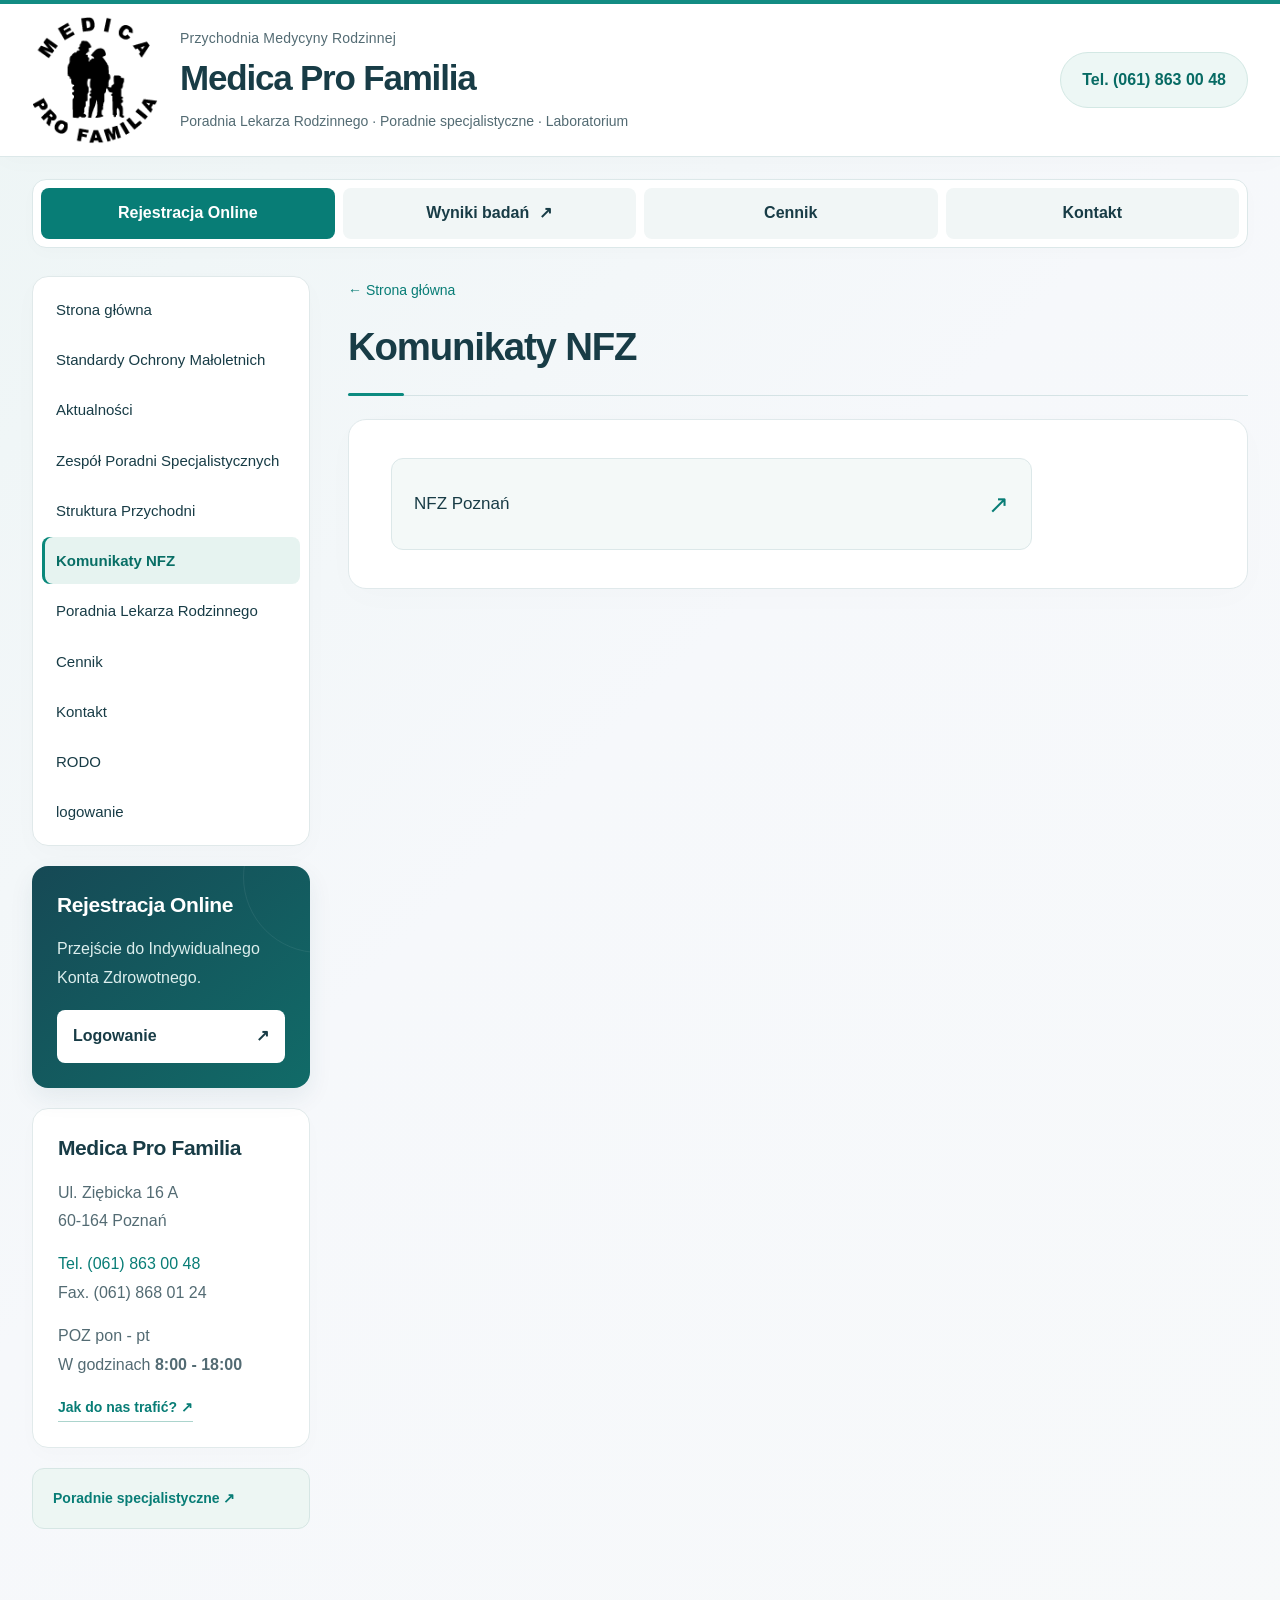
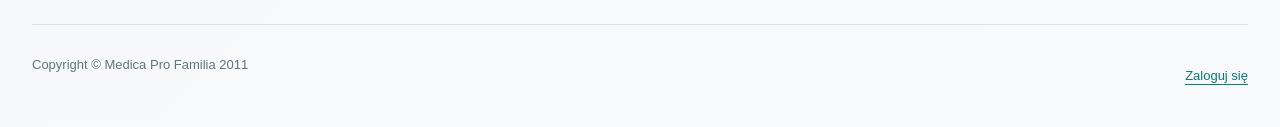
<file: komunikaty-nfz.html>
<!doctype html>
<html lang="pl"><head><meta charset="utf-8"><meta name="viewport" content="width=device-width,initial-scale=1"><meta name="robots" content="noindex,nofollow"><title>Komunikaty NFZ — Medica Pro Familia</title><link rel="icon" href="assets/logo.png"><link rel="stylesheet" href="styles.css"><script defer src="app.js"></script></head><body>
<a class="skip" href="#main">Przejdź do treści</a>
<header><div class="container masthead"><div class="identity-block"><a class="identity" href="index.html"><img src="assets/logo.png" alt="Medica Pro Familia"><span>Przychodnia Medycyny Rodzinnej<strong>Medica Pro Familia</strong></span></a><p class="clinic-description">Poradnia Lekarza Rodzinnego · Poradnie specjalistyczne · Laboratorium</p></div><a class="header-phone" href="tel:+48618630048">Tel. (061) 863 00 48</a><button class="menu-toggle" aria-expanded="false" aria-controls="navigation">Menu</button></div></header>
<nav class="container patient-shortcuts" aria-label="Na skróty"><a href="logowanie.html">Rejestracja Online</a><a href="https://wyniki.medicaprofamilia.pl/">Wyniki badań <span aria-hidden="true">↗</span></a><a href="cennik.html">Cennik</a><a href="kontakt.html">Kontakt</a></nav>
<div class="container layout"><aside><nav id="navigation" aria-label="Zakładki"><a href="index.html">Strona główna</a><a href="standardy-ochrony-maloletnich.html">Standardy Ochrony Małoletnich</a><a href="aktualnosci.html">Aktualności</a><a href="poradnie-specjalistyczne.html">Zespół Poradni Specjalistycznych</a><a href="struktura-przychodni.html">Struktura Przychodni</a><a href="komunikaty-nfz.html" aria-current="page">Komunikaty NFZ</a><a href="lekarz-rodzinny.html">Poradnia Lekarza Rodzinnego</a><a href="cennik.html">Cennik</a><a href="kontakt.html">Kontakt</a><a href="rodo.html">RODO</a><a href="logowanie.html">logowanie</a></nav><div class="sidebar-card registration"><h2>Rejestracja Online</h2><p>Przejście do Indywidualnego Konta Zdrowotnego.</p><a class="button" href="logowanie.html">Logowanie <span aria-hidden="true">↗</span></a></div><div class="sidebar-card"><h2>Medica Pro Familia</h2><p>Ul. Ziębicka 16 A<br>60-164 Poznań</p><p><a href="tel:+48618630048">Tel. (061) 863 00 48</a><br>Fax. (061) 868 01 24</p><p>POZ pon - pt<br>W godzinach <strong>8:00 - 18:00</strong></p><a class="inline-link" href="kontakt.html">Jak do nas trafić? ↗</a></div><a class="sidebar-link" href="poradnie-specjalistyczne.html">Poradnie specjalistyczne ↗</a></aside>
<main id="main"><a class="back-home" href="index.html">← Strona główna</a><div class="page-heading"><h1>Komunikaty NFZ</h1></div><article class="source-content page-11">
<p><strong><a class="document-link" href="http://www.nfz-poznan.pl/page.php/1/0/show/1/">NFZ Poznań </a></strong></p>













</article></main></div>
<footer class="container"><span>Copyright © Medica Pro Familia 2011</span><a href="https://medicaprofamilia.pl/index.php?/displaySite/11">Zaloguj się</a></footer></body></html>
</file>
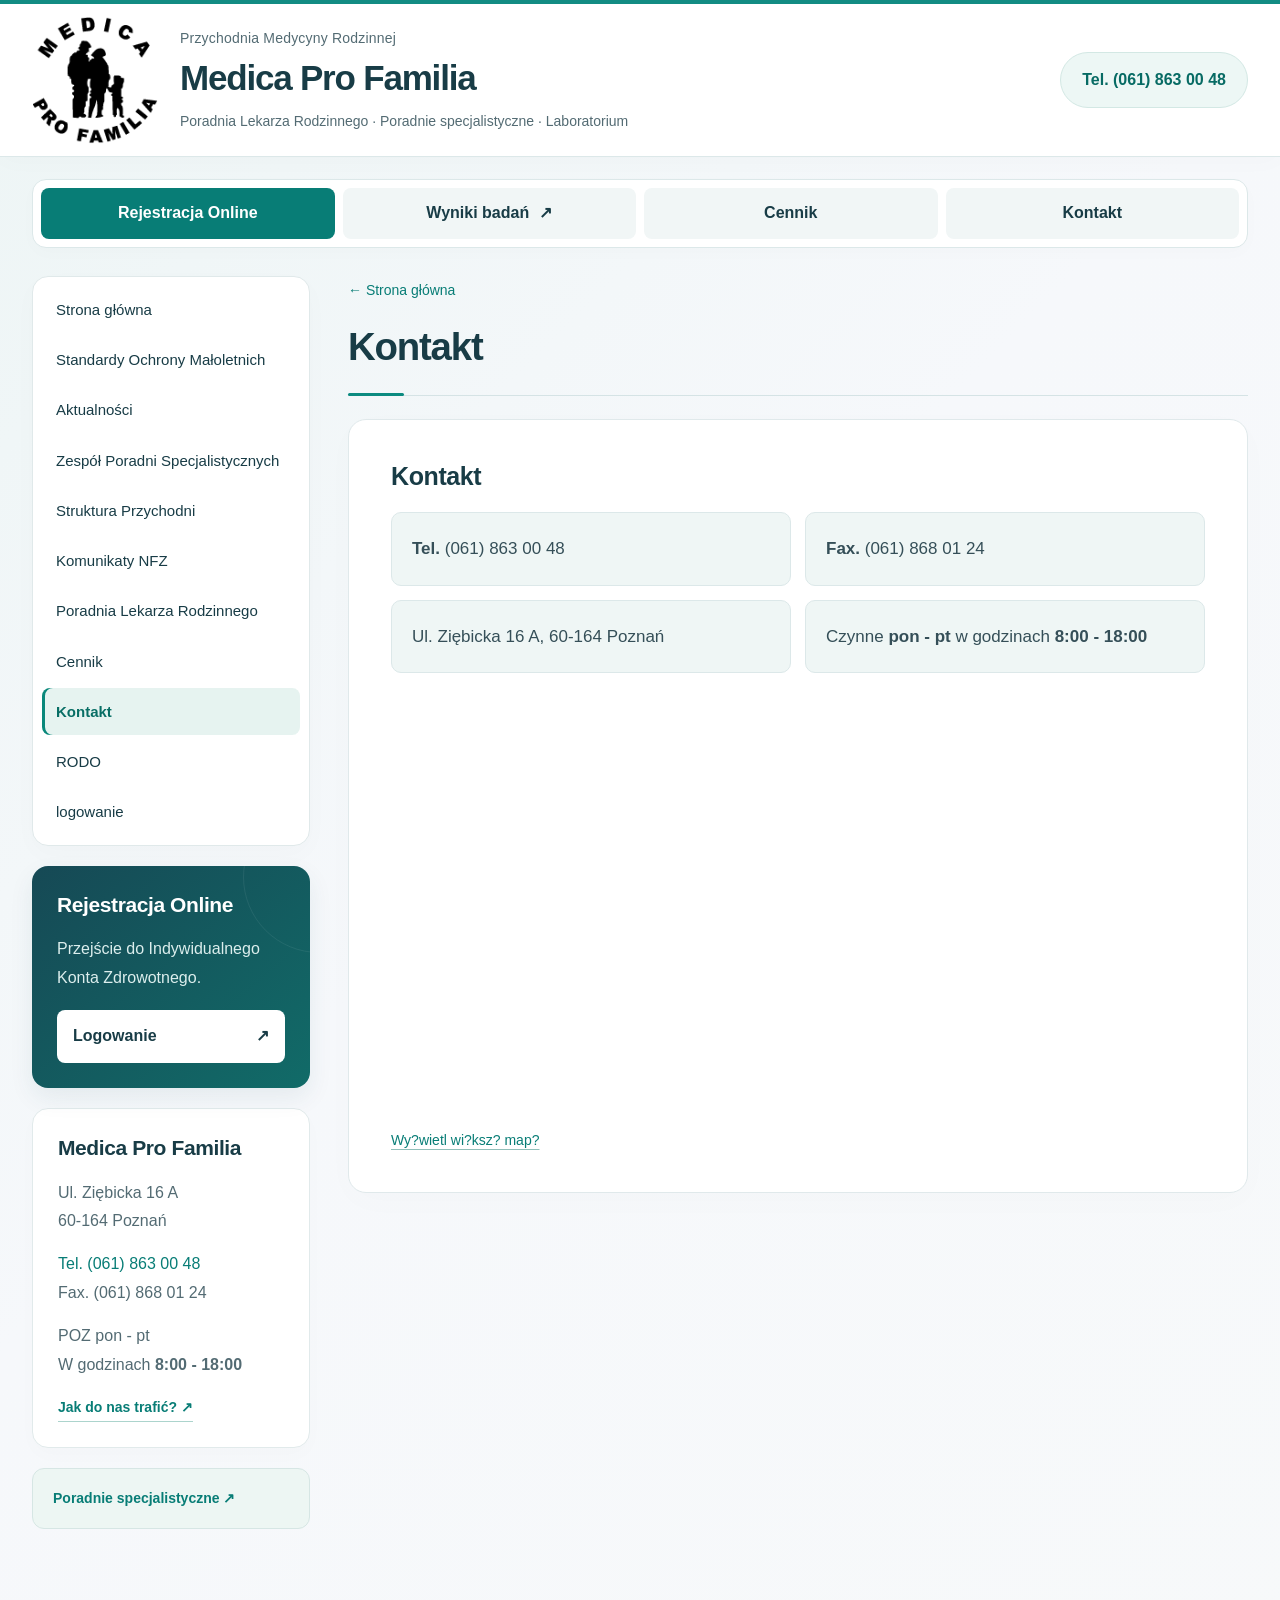
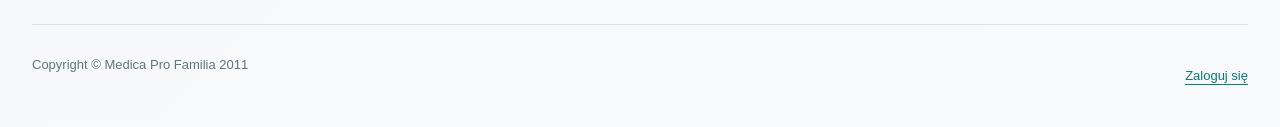
<file: kontakt.html>
<!doctype html>
<html lang="pl"><head><meta charset="utf-8"><meta name="viewport" content="width=device-width,initial-scale=1"><meta name="robots" content="noindex,nofollow"><title>Kontakt — Medica Pro Familia</title><link rel="icon" href="assets/logo.png"><link rel="stylesheet" href="styles.css"><script defer src="app.js"></script></head><body>
<a class="skip" href="#main">Przejdź do treści</a>
<header><div class="container masthead"><div class="identity-block"><a class="identity" href="index.html"><img src="assets/logo.png" alt="Medica Pro Familia"><span>Przychodnia Medycyny Rodzinnej<strong>Medica Pro Familia</strong></span></a><p class="clinic-description">Poradnia Lekarza Rodzinnego · Poradnie specjalistyczne · Laboratorium</p></div><a class="header-phone" href="tel:+48618630048">Tel. (061) 863 00 48</a><button class="menu-toggle" aria-expanded="false" aria-controls="navigation">Menu</button></div></header>
<nav class="container patient-shortcuts" aria-label="Na skróty"><a href="logowanie.html">Rejestracja Online</a><a href="https://wyniki.medicaprofamilia.pl/">Wyniki badań <span aria-hidden="true">↗</span></a><a href="cennik.html">Cennik</a><a href="kontakt.html">Kontakt</a></nav>
<div class="container layout"><aside><nav id="navigation" aria-label="Zakładki"><a href="index.html">Strona główna</a><a href="standardy-ochrony-maloletnich.html">Standardy Ochrony Małoletnich</a><a href="aktualnosci.html">Aktualności</a><a href="poradnie-specjalistyczne.html">Zespół Poradni Specjalistycznych</a><a href="struktura-przychodni.html">Struktura Przychodni</a><a href="komunikaty-nfz.html">Komunikaty NFZ</a><a href="lekarz-rodzinny.html">Poradnia Lekarza Rodzinnego</a><a href="cennik.html">Cennik</a><a href="kontakt.html" aria-current="page">Kontakt</a><a href="rodo.html">RODO</a><a href="logowanie.html">logowanie</a></nav><div class="sidebar-card registration"><h2>Rejestracja Online</h2><p>Przejście do Indywidualnego Konta Zdrowotnego.</p><a class="button" href="logowanie.html">Logowanie <span aria-hidden="true">↗</span></a></div><div class="sidebar-card"><h2>Medica Pro Familia</h2><p>Ul. Ziębicka 16 A<br>60-164 Poznań</p><p><a href="tel:+48618630048">Tel. (061) 863 00 48</a><br>Fax. (061) 868 01 24</p><p>POZ pon - pt<br>W godzinach <strong>8:00 - 18:00</strong></p><a class="inline-link" href="kontakt.html">Jak do nas trafić? ↗</a></div><a class="sidebar-link" href="poradnie-specjalistyczne.html">Poradnie specjalistyczne ↗</a></aside>
<main id="main"><a class="back-home" href="index.html">← Strona główna</a><div class="page-heading"><h1>Kontakt</h1></div><article class="source-content page-2">
<h1>Kontakt</h1>
<div class="contact-details">
<p><strong>Tel.</strong> (061) 863 00 48</p>
<p><strong>Fax.</strong> (061) 868 01 24</p>
<p>Ul. Ziębicka 16 A, 60-164 Poznań</p>
<p>Czynne <strong>pon - pt</strong> w godzinach <strong>8:00 - 18:00</strong></p>
</div>
<div class="contact-map"><iframe frameborder="0" loading="lazy" marginheight="0" marginwidth="0" scrolling="no" src="https://maps.google.pl/maps?oe=utf-8&amp;client=firefox-a&amp;ie=UTF8&amp;q=medica+pro+familia+pozna%C5%84&amp;fb=1&amp;gl=pl&amp;hq=medica+pro+familia&amp;hnear=Pozna%C5%84&amp;cid=0,0,4914507480634688684&amp;ll=52.386444,16.844444&amp;spn=0.012572,0.027466&amp;z=15&amp;iwloc=A&amp;output=embed" title="Lokalizacja Medica Pro Familia"></iframe><br/><small><a href="http://maps.google.pl/maps?oe=utf-8&amp;client=firefox-a&amp;ie=UTF8&amp;q=medica+pro+familia+pozna%C5%84&amp;fb=1&amp;gl=pl&amp;hq=medica+pro+familia&amp;hnear=Pozna%C5%84&amp;cid=0,0,4914507480634688684&amp;ll=52.386444,16.844444&amp;spn=0.012572,0.027466&amp;z=15&amp;iwloc=A&amp;source=embed">Wy?wietl wi?ksz? map?</a></small></div>
</article></main></div>
<footer class="container"><span>Copyright © Medica Pro Familia 2011</span><a href="https://medicaprofamilia.pl/index.php?/displaySite/2">Zaloguj się</a></footer></body></html>
</file>
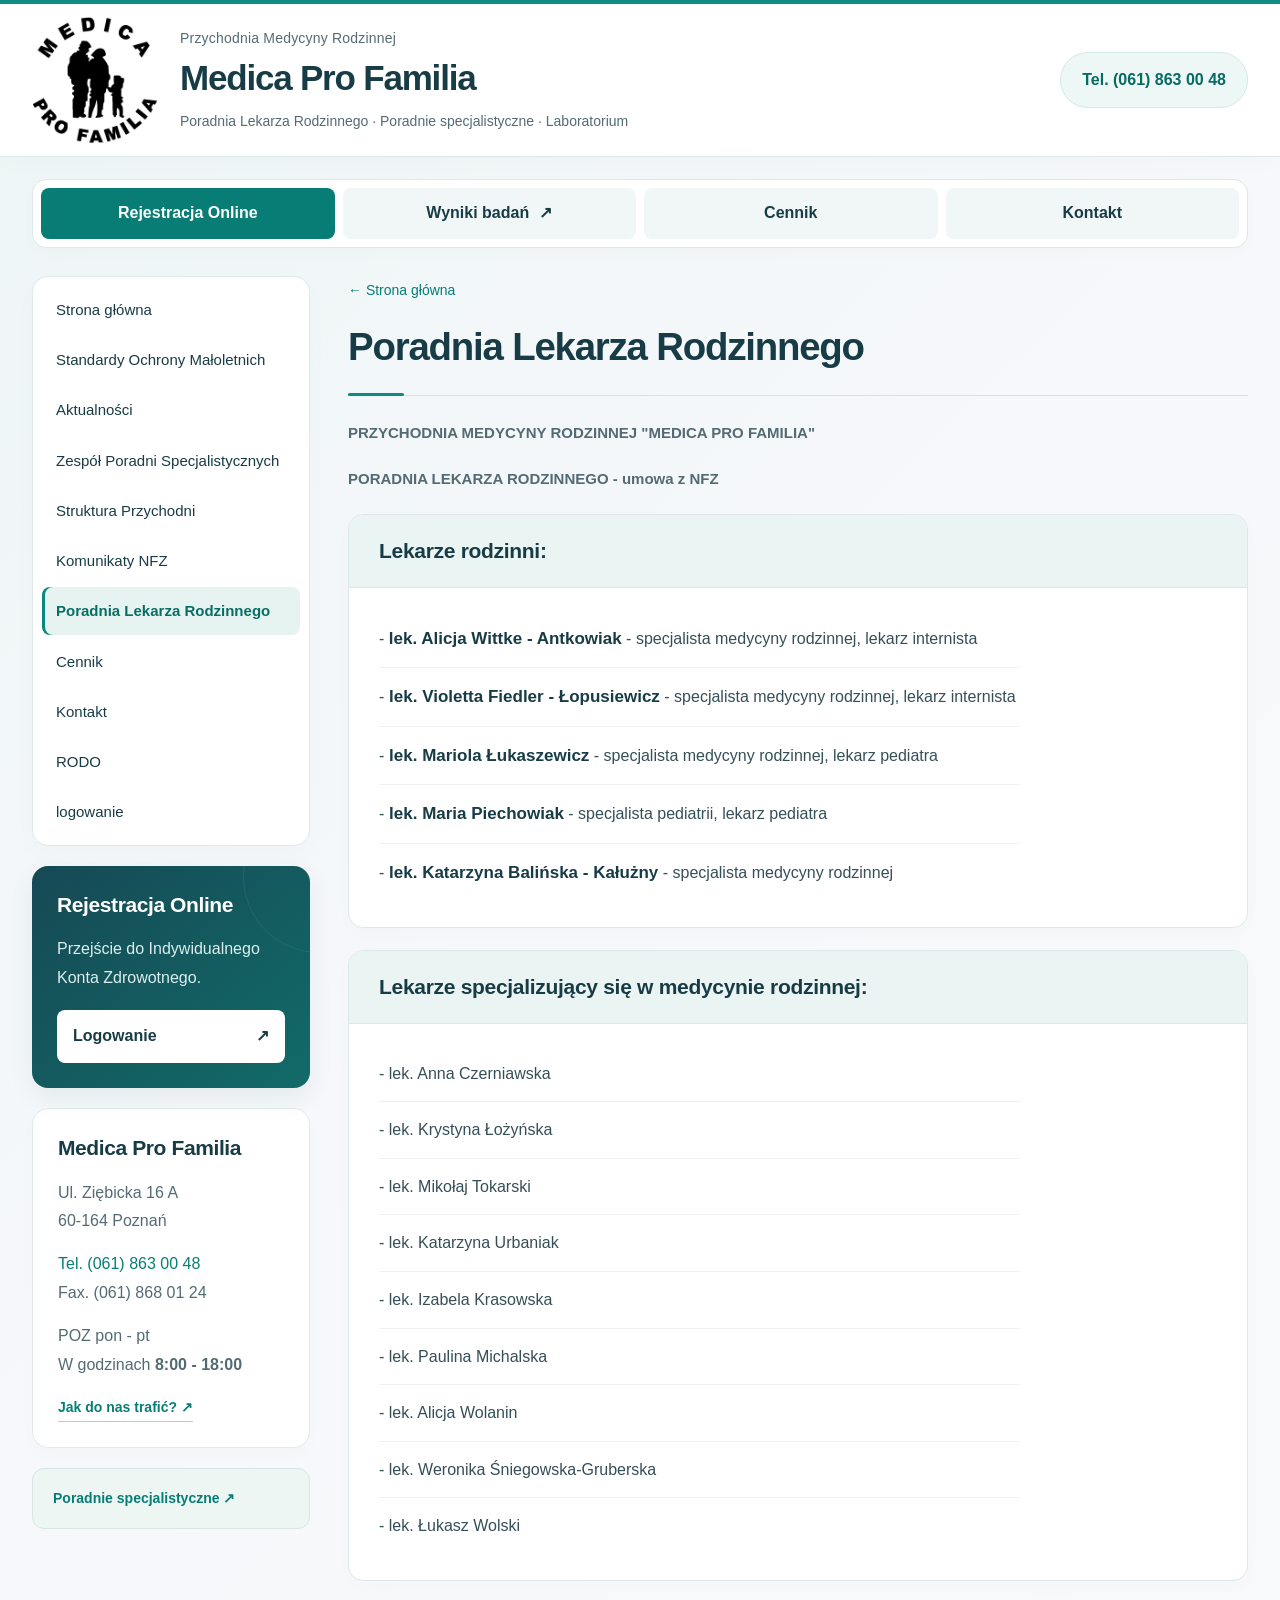
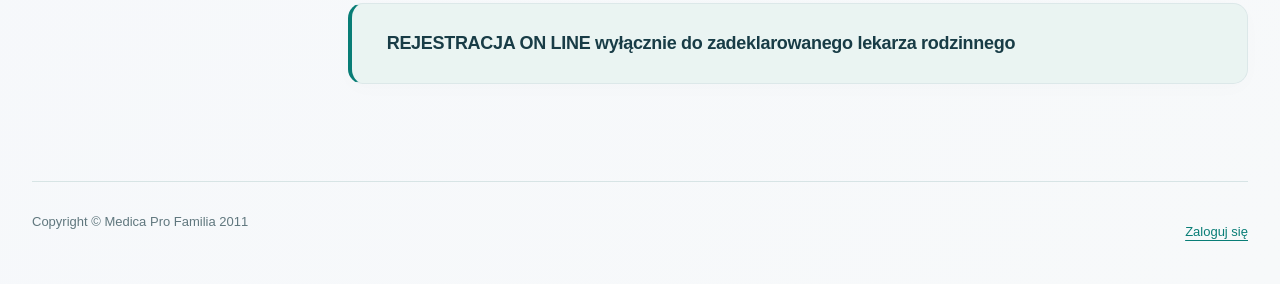
<file: lekarz-rodzinny.html>
<!doctype html>
<html lang="pl"><head><meta charset="utf-8"><meta name="viewport" content="width=device-width,initial-scale=1"><meta name="robots" content="noindex,nofollow"><title>Poradnia Lekarza Rodzinnego — Medica Pro Familia</title><link rel="icon" href="assets/logo.png"><link rel="stylesheet" href="styles.css"><script defer src="app.js"></script></head><body>
<a class="skip" href="#main">Przejdź do treści</a>
<header><div class="container masthead"><div class="identity-block"><a class="identity" href="index.html"><img src="assets/logo.png" alt="Medica Pro Familia"><span>Przychodnia Medycyny Rodzinnej<strong>Medica Pro Familia</strong></span></a><p class="clinic-description">Poradnia Lekarza Rodzinnego · Poradnie specjalistyczne · Laboratorium</p></div><a class="header-phone" href="tel:+48618630048">Tel. (061) 863 00 48</a><button class="menu-toggle" aria-expanded="false" aria-controls="navigation">Menu</button></div></header>
<nav class="container patient-shortcuts" aria-label="Na skróty"><a href="logowanie.html">Rejestracja Online</a><a href="https://wyniki.medicaprofamilia.pl/">Wyniki badań <span aria-hidden="true">↗</span></a><a href="cennik.html">Cennik</a><a href="kontakt.html">Kontakt</a></nav>
<div class="container layout"><aside><nav id="navigation" aria-label="Zakładki"><a href="index.html">Strona główna</a><a href="standardy-ochrony-maloletnich.html">Standardy Ochrony Małoletnich</a><a href="aktualnosci.html">Aktualności</a><a href="poradnie-specjalistyczne.html">Zespół Poradni Specjalistycznych</a><a href="struktura-przychodni.html">Struktura Przychodni</a><a href="komunikaty-nfz.html">Komunikaty NFZ</a><a href="lekarz-rodzinny.html" aria-current="page">Poradnia Lekarza Rodzinnego</a><a href="cennik.html">Cennik</a><a href="kontakt.html">Kontakt</a><a href="rodo.html">RODO</a><a href="logowanie.html">logowanie</a></nav><div class="sidebar-card registration"><h2>Rejestracja Online</h2><p>Przejście do Indywidualnego Konta Zdrowotnego.</p><a class="button" href="logowanie.html">Logowanie <span aria-hidden="true">↗</span></a></div><div class="sidebar-card"><h2>Medica Pro Familia</h2><p>Ul. Ziębicka 16 A<br>60-164 Poznań</p><p><a href="tel:+48618630048">Tel. (061) 863 00 48</a><br>Fax. (061) 868 01 24</p><p>POZ pon - pt<br>W godzinach <strong>8:00 - 18:00</strong></p><a class="inline-link" href="kontakt.html">Jak do nas trafić? ↗</a></div><a class="sidebar-link" href="poradnie-specjalistyczne.html">Poradnie specjalistyczne ↗</a></aside>
<main id="main"><a class="back-home" href="index.html">← Strona główna</a><div class="page-heading"><h1>Poradnia Lekarza Rodzinnego</h1></div><article class="source-content page-8">
<p><strong>PRZYCHODNIA MEDYCYNY RODZINNEJ "</strong><strong>MEDICA PRO FAMIL</strong><strong>IA"</strong></p>
<p><strong>PORADNIA LEKARZA RODZINNEGO - umowa z NFZ</strong></p>

<section class="detail-group"><h2><strong>Lekarze rodzinni:</strong></h2><p class="doctor-row">- <strong>lek. Alicja Wittke - Antkowiak</strong> - specjalista medycyny rodzinnej, lekarz internista</p><p class="doctor-row">-<strong> lek. Violetta Fiedler - Łopusiewicz</strong> - specjalista medycyny rodzinnej, lekarz internista</p><p class="doctor-row">-<strong> lek. Mariola Łukaszewicz</strong> - specjalista medycyny rodzinnej, lekarz pediatra</p><p class="doctor-row">-<strong> lek. Maria Piechowiak</strong> - specjalista pediatrii, lekarz pediatra</p><p class="doctor-row">-<strong> lek. Katarzyna Balińska - Kałużny</strong> - specjalista medycyny rodzinnej </p></section>







<section class="detail-group"><h2>Lekarze specjalizujący się w medycynie rodzinnej:</h2><p class="doctor-row">- lek. Anna Czerniawska</p><p class="doctor-row">- lek. Krystyna Łożyńska</p><p class="doctor-row">- lek. Mikołaj Tokarski</p><p class="doctor-row">- lek. Katarzyna Urbaniak</p><p class="doctor-row">- lek. Izabela Krasowska</p><p class="doctor-row">- lek. Paulina Michalska</p><p class="doctor-row">- lek. Alicja Wolanin</p><p class="doctor-row">- lek. Weronika Śniegowska-Gruberska</p><p class="doctor-row">- lek. Łukasz Wolski</p></section>












<section class="detail-group"><h2> <strong>REJESTRACJA ON LINE wyłącznie do zadeklarowanego lekarza rodzinnego</strong></h2></section>

</article></main></div>
<footer class="container"><span>Copyright © Medica Pro Familia 2011</span><a href="https://medicaprofamilia.pl/index.php?/displaySite/8">Zaloguj się</a></footer></body></html>
</file>
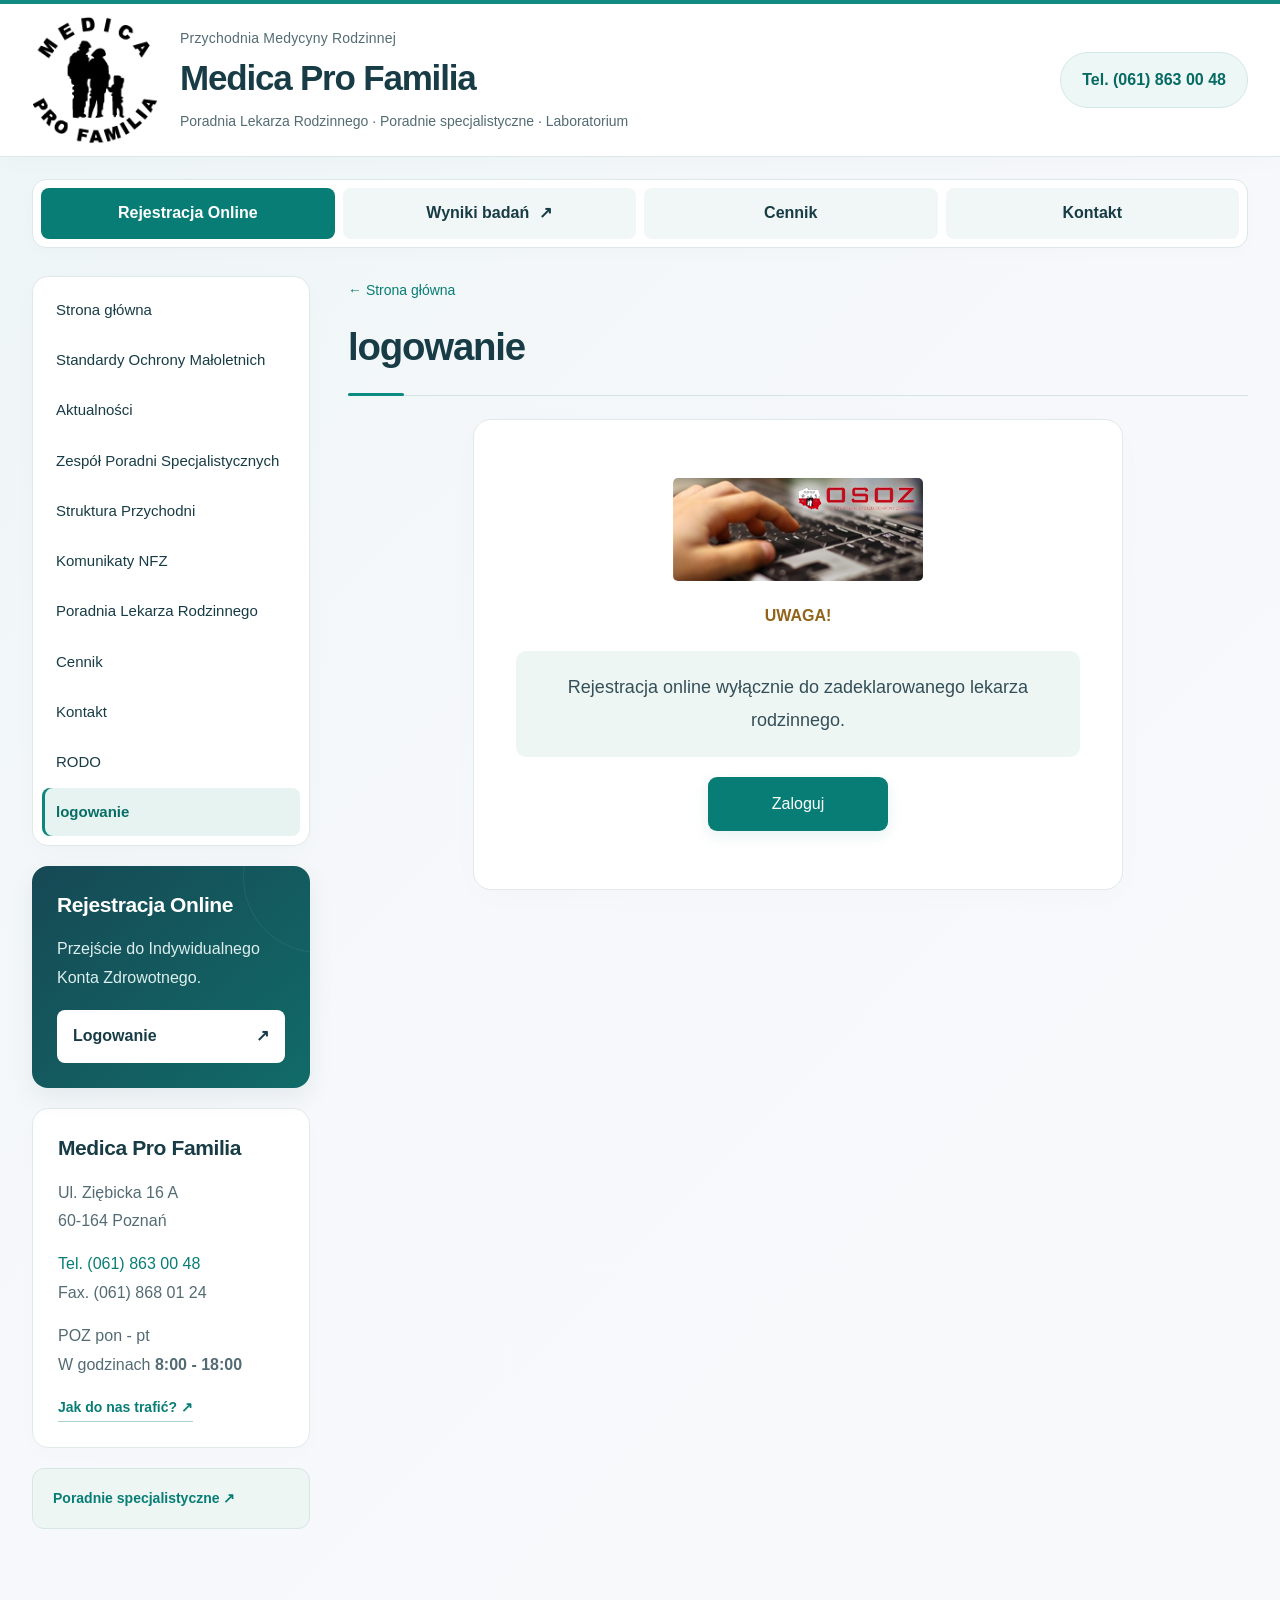
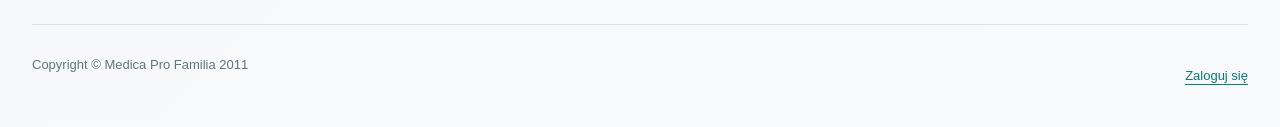
<file: logowanie.html>
<!doctype html>
<html lang="pl"><head><meta charset="utf-8"><meta name="viewport" content="width=device-width,initial-scale=1"><meta name="robots" content="noindex,nofollow"><title>logowanie — Medica Pro Familia</title><link rel="icon" href="assets/logo.png"><link rel="stylesheet" href="styles.css"><script defer src="app.js"></script></head><body>
<a class="skip" href="#main">Przejdź do treści</a>
<header><div class="container masthead"><div class="identity-block"><a class="identity" href="index.html"><img src="assets/logo.png" alt="Medica Pro Familia"><span>Przychodnia Medycyny Rodzinnej<strong>Medica Pro Familia</strong></span></a><p class="clinic-description">Poradnia Lekarza Rodzinnego · Poradnie specjalistyczne · Laboratorium</p></div><a class="header-phone" href="tel:+48618630048">Tel. (061) 863 00 48</a><button class="menu-toggle" aria-expanded="false" aria-controls="navigation">Menu</button></div></header>
<nav class="container patient-shortcuts" aria-label="Na skróty"><a href="logowanie.html">Rejestracja Online</a><a href="https://wyniki.medicaprofamilia.pl/">Wyniki badań <span aria-hidden="true">↗</span></a><a href="cennik.html">Cennik</a><a href="kontakt.html">Kontakt</a></nav>
<div class="container layout"><aside><nav id="navigation" aria-label="Zakładki"><a href="index.html">Strona główna</a><a href="standardy-ochrony-maloletnich.html">Standardy Ochrony Małoletnich</a><a href="aktualnosci.html">Aktualności</a><a href="poradnie-specjalistyczne.html">Zespół Poradni Specjalistycznych</a><a href="struktura-przychodni.html">Struktura Przychodni</a><a href="komunikaty-nfz.html">Komunikaty NFZ</a><a href="lekarz-rodzinny.html">Poradnia Lekarza Rodzinnego</a><a href="cennik.html">Cennik</a><a href="kontakt.html">Kontakt</a><a href="rodo.html">RODO</a><a href="logowanie.html" aria-current="page">logowanie</a></nav><div class="sidebar-card registration"><h2>Rejestracja Online</h2><p>Przejście do Indywidualnego Konta Zdrowotnego.</p><a class="button" href="logowanie.html">Logowanie <span aria-hidden="true">↗</span></a></div><div class="sidebar-card"><h2>Medica Pro Familia</h2><p>Ul. Ziębicka 16 A<br>60-164 Poznań</p><p><a href="tel:+48618630048">Tel. (061) 863 00 48</a><br>Fax. (061) 868 01 24</p><p>POZ pon - pt<br>W godzinach <strong>8:00 - 18:00</strong></p><a class="inline-link" href="kontakt.html">Jak do nas trafić? ↗</a></div><a class="sidebar-link" href="poradnie-specjalistyczne.html">Poradnie specjalistyczne ↗</a></aside>
<main id="main"><a class="back-home" href="index.html">← Strona główna</a><div class="page-heading"><h1>logowanie</h1></div><article class="source-content page-10">
<p><img alt="Rejestracja Online" loading="lazy" src="assets/online.png"/></p>
<p><strong>UWAGA!</strong></p>
<p>Rejestracja online wyłącznie do zadeklarowanego lekarza rodzinnego.</p>

<p><a href="https://LekarzeBezKolejki.pl/placowka/PrzychodniaMedycynyMedicaProFamiliaPoznan" rel="noopener noreferrer" target="_blank">Zaloguj</a></p>
</article></main></div>
<footer class="container"><span>Copyright © Medica Pro Familia 2011</span><a href="https://medicaprofamilia.pl/index.php?/displaySite/10">Zaloguj się</a></footer></body></html>
</file>
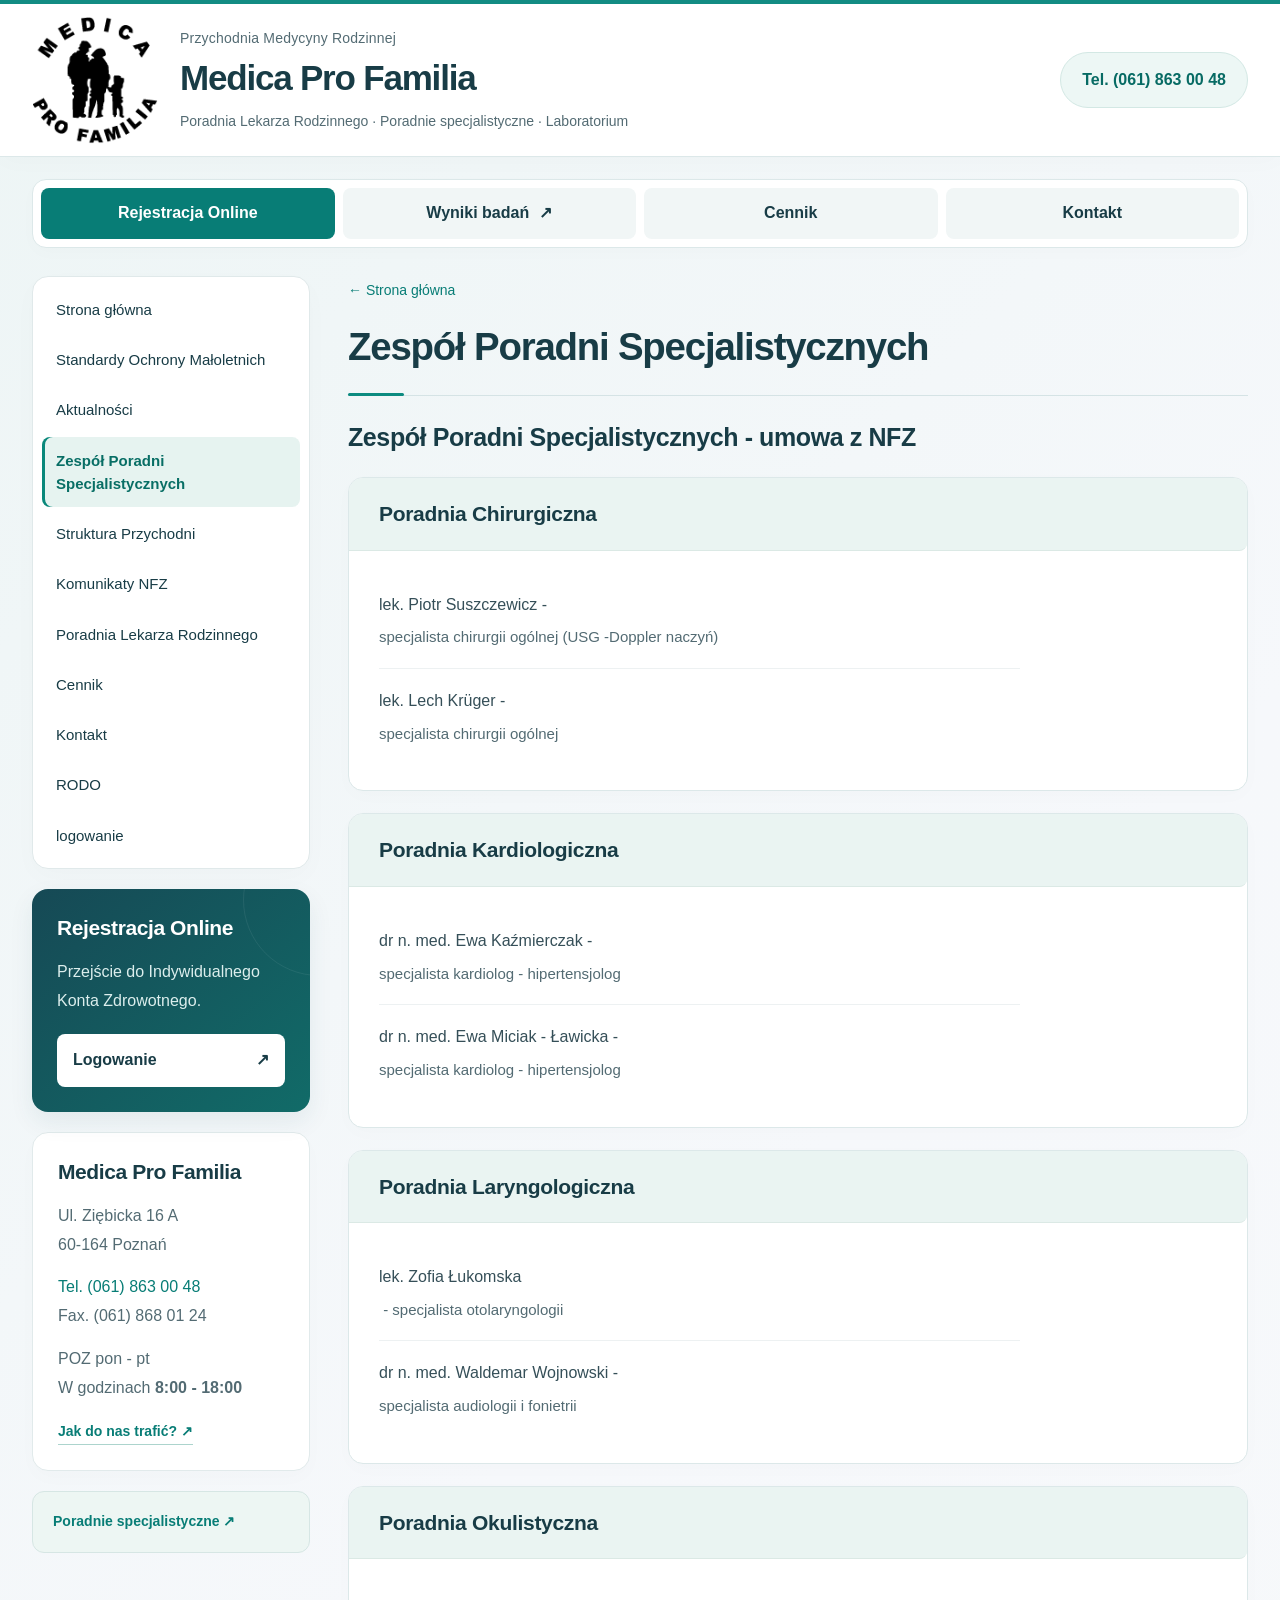
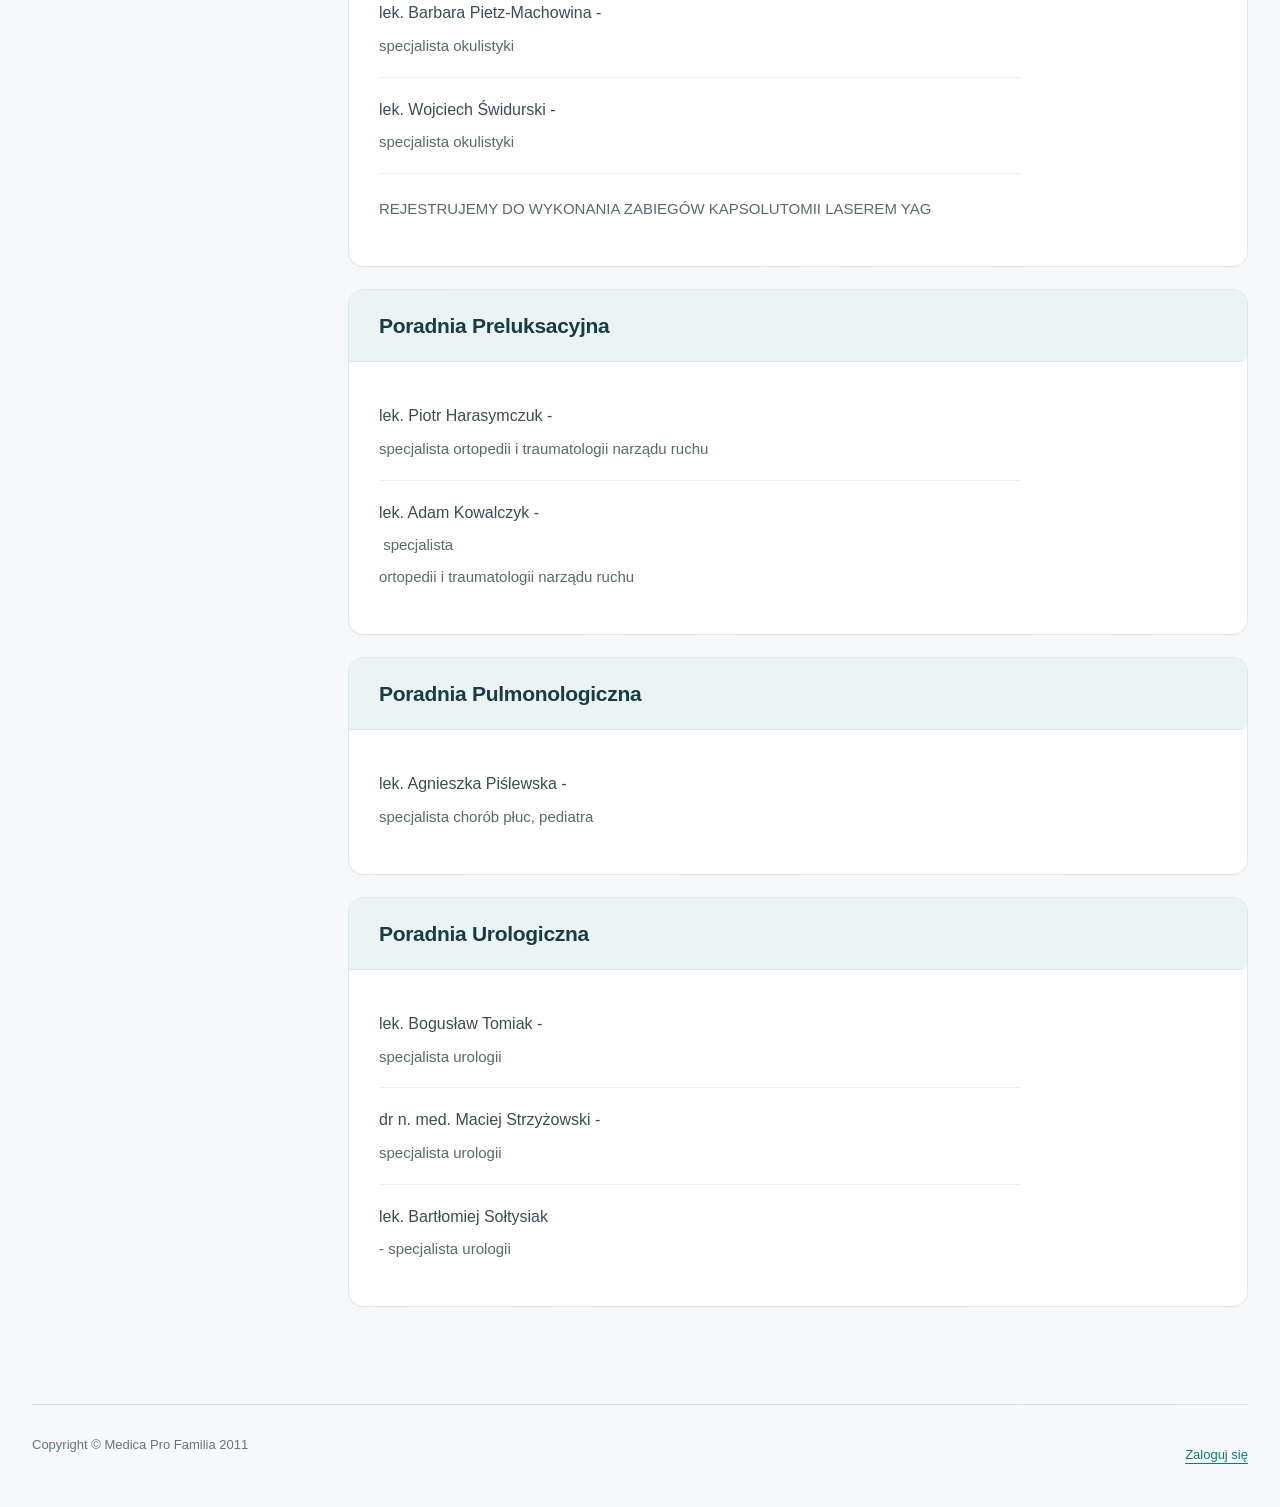
<file: poradnie-specjalistyczne.html>
<!doctype html>
<html lang="pl"><head><meta charset="utf-8"><meta name="viewport" content="width=device-width,initial-scale=1"><meta name="robots" content="noindex,nofollow"><title>Zespół Poradni Specjalistycznych — Medica Pro Familia</title><link rel="icon" href="assets/logo.png"><link rel="stylesheet" href="styles.css"><script defer src="app.js"></script></head><body>
<a class="skip" href="#main">Przejdź do treści</a>
<header><div class="container masthead"><div class="identity-block"><a class="identity" href="index.html"><img src="assets/logo.png" alt="Medica Pro Familia"><span>Przychodnia Medycyny Rodzinnej<strong>Medica Pro Familia</strong></span></a><p class="clinic-description">Poradnia Lekarza Rodzinnego · Poradnie specjalistyczne · Laboratorium</p></div><a class="header-phone" href="tel:+48618630048">Tel. (061) 863 00 48</a><button class="menu-toggle" aria-expanded="false" aria-controls="navigation">Menu</button></div></header>
<nav class="container patient-shortcuts" aria-label="Na skróty"><a href="logowanie.html">Rejestracja Online</a><a href="https://wyniki.medicaprofamilia.pl/">Wyniki badań <span aria-hidden="true">↗</span></a><a href="cennik.html">Cennik</a><a href="kontakt.html">Kontakt</a></nav>
<div class="container layout"><aside><nav id="navigation" aria-label="Zakładki"><a href="index.html">Strona główna</a><a href="standardy-ochrony-maloletnich.html">Standardy Ochrony Małoletnich</a><a href="aktualnosci.html">Aktualności</a><a href="poradnie-specjalistyczne.html" aria-current="page">Zespół Poradni Specjalistycznych</a><a href="struktura-przychodni.html">Struktura Przychodni</a><a href="komunikaty-nfz.html">Komunikaty NFZ</a><a href="lekarz-rodzinny.html">Poradnia Lekarza Rodzinnego</a><a href="cennik.html">Cennik</a><a href="kontakt.html">Kontakt</a><a href="rodo.html">RODO</a><a href="logowanie.html">logowanie</a></nav><div class="sidebar-card registration"><h2>Rejestracja Online</h2><p>Przejście do Indywidualnego Konta Zdrowotnego.</p><a class="button" href="logowanie.html">Logowanie <span aria-hidden="true">↗</span></a></div><div class="sidebar-card"><h2>Medica Pro Familia</h2><p>Ul. Ziębicka 16 A<br>60-164 Poznań</p><p><a href="tel:+48618630048">Tel. (061) 863 00 48</a><br>Fax. (061) 868 01 24</p><p>POZ pon - pt<br>W godzinach <strong>8:00 - 18:00</strong></p><a class="inline-link" href="kontakt.html">Jak do nas trafić? ↗</a></div><a class="sidebar-link" href="poradnie-specjalistyczne.html">Poradnie specjalistyczne ↗</a></aside>
<main id="main"><a class="back-home" href="index.html">← Strona główna</a><div class="page-heading"><h1>Zespół Poradni Specjalistycznych</h1></div><article class="source-content page-7">
<h1>Zespół Poradni Specjalistycznych - umowa z NFZ</h1>
<section class="detail-group"><h3>Poradnia Chirurgiczna</h3><p>lek. Piotr Suszczewicz - <em>specjalista chirurgii ogólnej (USG -Doppler naczyń)</em></p><p>lek. Lech Krüger - <em>specjalista chirurgii ogólnej</em></p></section>



<section class="detail-group"><h3>Poradnia Kardiologiczna</h3><p>dr n. med. Ewa Kaźmierczak - <em>specjalista kardiolog - hipertensjolog</em></p><p>dr n. med. Ewa Miciak - Ławicka - <em>specjalista kardiolog - hipertensjolog</em></p></section>



<section class="detail-group"><h3>Poradnia Laryngologiczna</h3><p>lek. Zofia Łukomska<em> - specjalista otolaryngologii</em></p><p>dr n. med. Waldemar Wojnowski - <em>specjalista audiologii i fonietrii</em></p></section>



<section class="detail-group"><h3>Poradnia Okulistyczna</h3><p>lek. Barbara Pietz-Machowina - <em>specjalista okulistyki</em></p><p>lek. Wojciech Świdurski - <em>specjalista okulistyki</em></p><p><em>REJESTRUJEMY DO WYKONANIA ZABIEGÓW KAPSOLUTOMII LASEREM YAG </em></p></section>




<section class="detail-group"><h3>Poradnia Preluksacyjna</h3><p>lek. Piotr Harasymczuk - <em>specjalista ortopedii i traumatologii narządu ruchu</em></p><p>lek. Adam Kowalczyk -<em> specjalista <em>ortopedii i traumatologii narządu ruchu</em></em></p></section>



<section class="detail-group"><h3>Poradnia Pulmonologiczna</h3><p>lek. Agnieszka Piślewska - <em>specjalista chorób płuc, pediatra</em></p></section>


<section class="detail-group"><h3>Poradnia Urologiczna</h3><p>lek. Bogusław Tomiak - <em>specjalista urologii</em></p><p>dr n. med. Maciej Strzyżowski - <em>specjalista urologii</em></p><p>lek. Bartłomiej Sołtysiak<em> - specjalista urologii</em></p></section>



</article></main></div>
<footer class="container"><span>Copyright © Medica Pro Familia 2011</span><a href="https://medicaprofamilia.pl/index.php?/displaySite/7">Zaloguj się</a></footer></body></html>
</file>
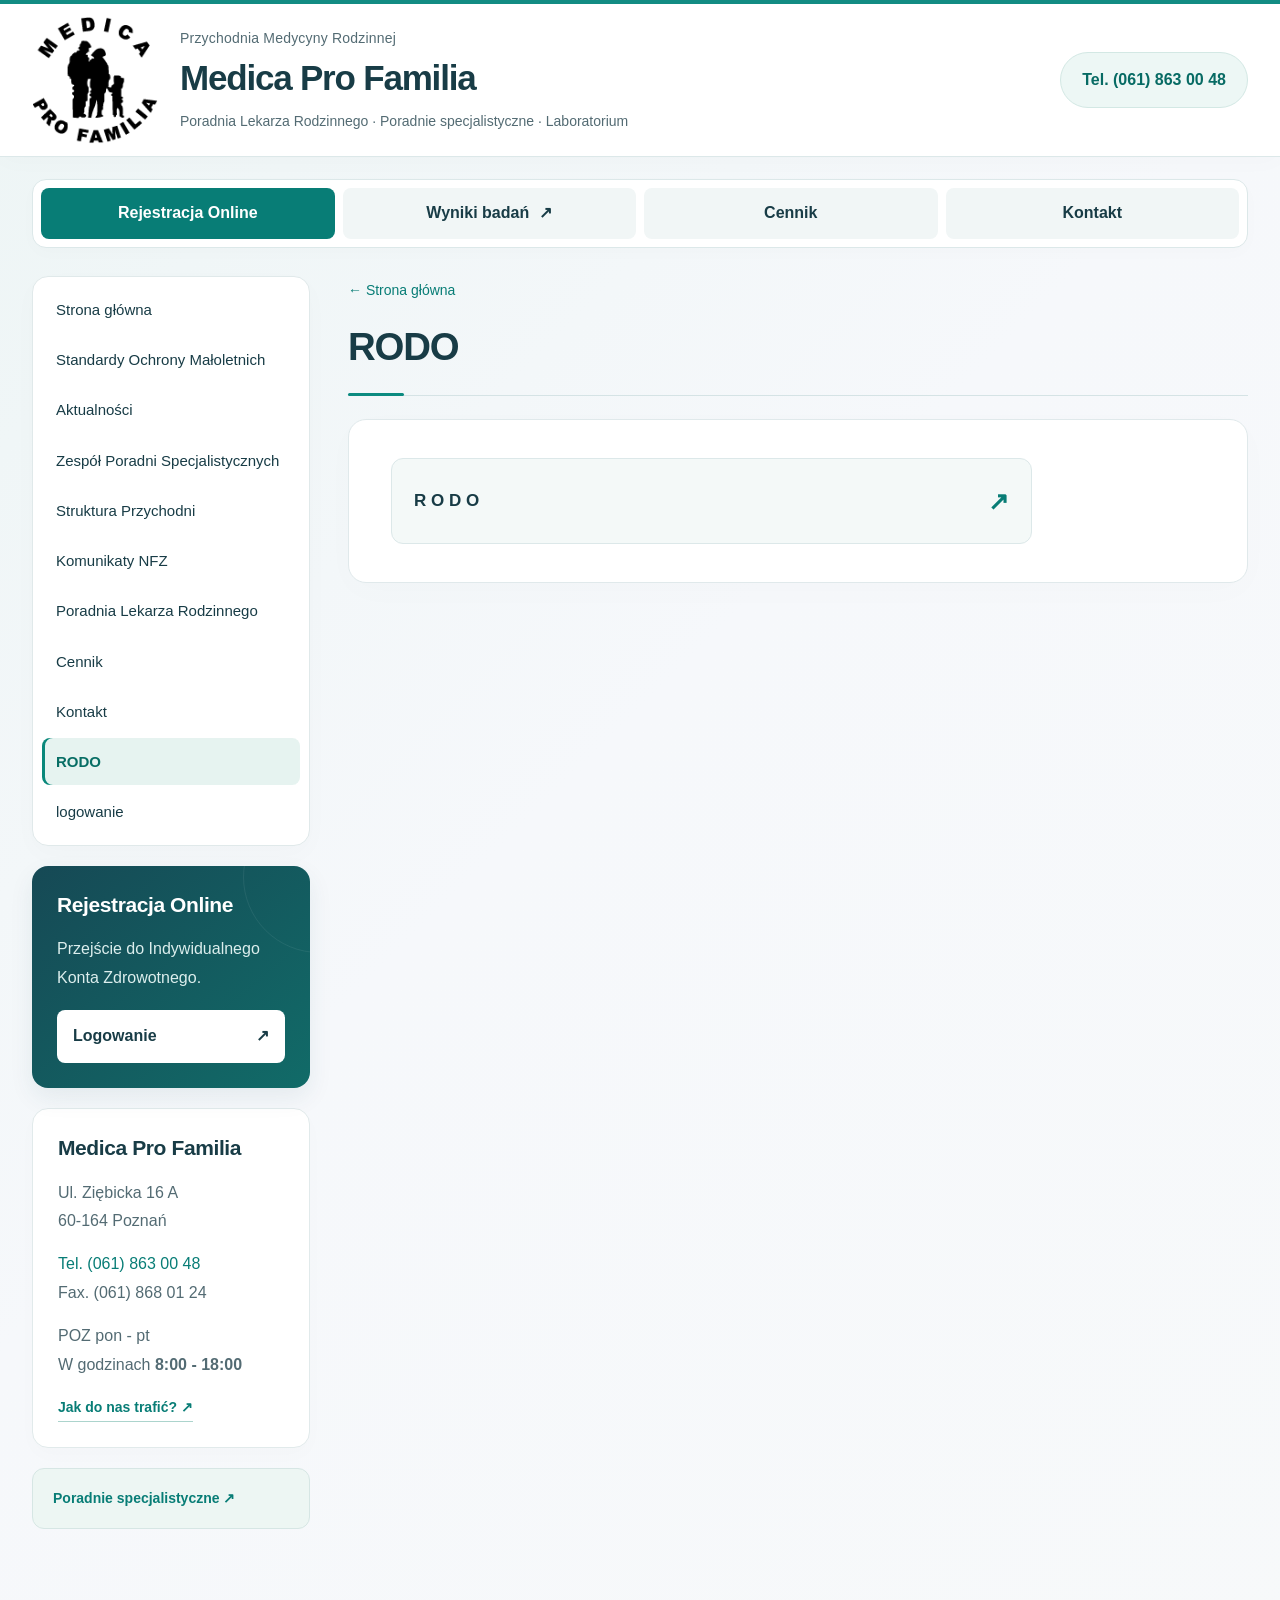
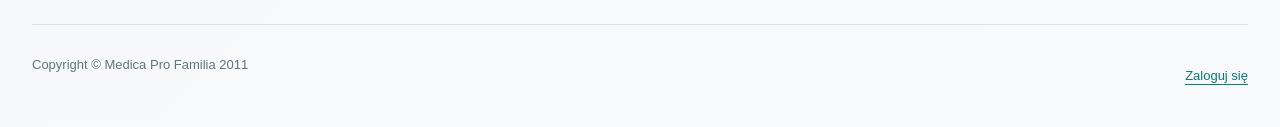
<file: rodo.html>
<!doctype html>
<html lang="pl"><head><meta charset="utf-8"><meta name="viewport" content="width=device-width,initial-scale=1"><meta name="robots" content="noindex,nofollow"><title>RODO — Medica Pro Familia</title><link rel="icon" href="assets/logo.png"><link rel="stylesheet" href="styles.css"><script defer src="app.js"></script></head><body>
<a class="skip" href="#main">Przejdź do treści</a>
<header><div class="container masthead"><div class="identity-block"><a class="identity" href="index.html"><img src="assets/logo.png" alt="Medica Pro Familia"><span>Przychodnia Medycyny Rodzinnej<strong>Medica Pro Familia</strong></span></a><p class="clinic-description">Poradnia Lekarza Rodzinnego · Poradnie specjalistyczne · Laboratorium</p></div><a class="header-phone" href="tel:+48618630048">Tel. (061) 863 00 48</a><button class="menu-toggle" aria-expanded="false" aria-controls="navigation">Menu</button></div></header>
<nav class="container patient-shortcuts" aria-label="Na skróty"><a href="logowanie.html">Rejestracja Online</a><a href="https://wyniki.medicaprofamilia.pl/">Wyniki badań <span aria-hidden="true">↗</span></a><a href="cennik.html">Cennik</a><a href="kontakt.html">Kontakt</a></nav>
<div class="container layout"><aside><nav id="navigation" aria-label="Zakładki"><a href="index.html">Strona główna</a><a href="standardy-ochrony-maloletnich.html">Standardy Ochrony Małoletnich</a><a href="aktualnosci.html">Aktualności</a><a href="poradnie-specjalistyczne.html">Zespół Poradni Specjalistycznych</a><a href="struktura-przychodni.html">Struktura Przychodni</a><a href="komunikaty-nfz.html">Komunikaty NFZ</a><a href="lekarz-rodzinny.html">Poradnia Lekarza Rodzinnego</a><a href="cennik.html">Cennik</a><a href="kontakt.html">Kontakt</a><a href="rodo.html" aria-current="page">RODO</a><a href="logowanie.html">logowanie</a></nav><div class="sidebar-card registration"><h2>Rejestracja Online</h2><p>Przejście do Indywidualnego Konta Zdrowotnego.</p><a class="button" href="logowanie.html">Logowanie <span aria-hidden="true">↗</span></a></div><div class="sidebar-card"><h2>Medica Pro Familia</h2><p>Ul. Ziębicka 16 A<br>60-164 Poznań</p><p><a href="tel:+48618630048">Tel. (061) 863 00 48</a><br>Fax. (061) 868 01 24</p><p>POZ pon - pt<br>W godzinach <strong>8:00 - 18:00</strong></p><a class="inline-link" href="kontakt.html">Jak do nas trafić? ↗</a></div><a class="sidebar-link" href="poradnie-specjalistyczne.html">Poradnie specjalistyczne ↗</a></aside>
<main id="main"><a class="back-home" href="index.html">← Strona główna</a><div class="page-heading"><h1>RODO</h1></div><article class="source-content page-14">
<p><a class="document-link" href="https://medicaprofamilia.pl/files/RODO.pdf">R O D O</a></p>
</article></main></div>
<footer class="container"><span>Copyright © Medica Pro Familia 2011</span><a href="https://medicaprofamilia.pl/index.php?/displaySite/14">Zaloguj się</a></footer></body></html>
</file>
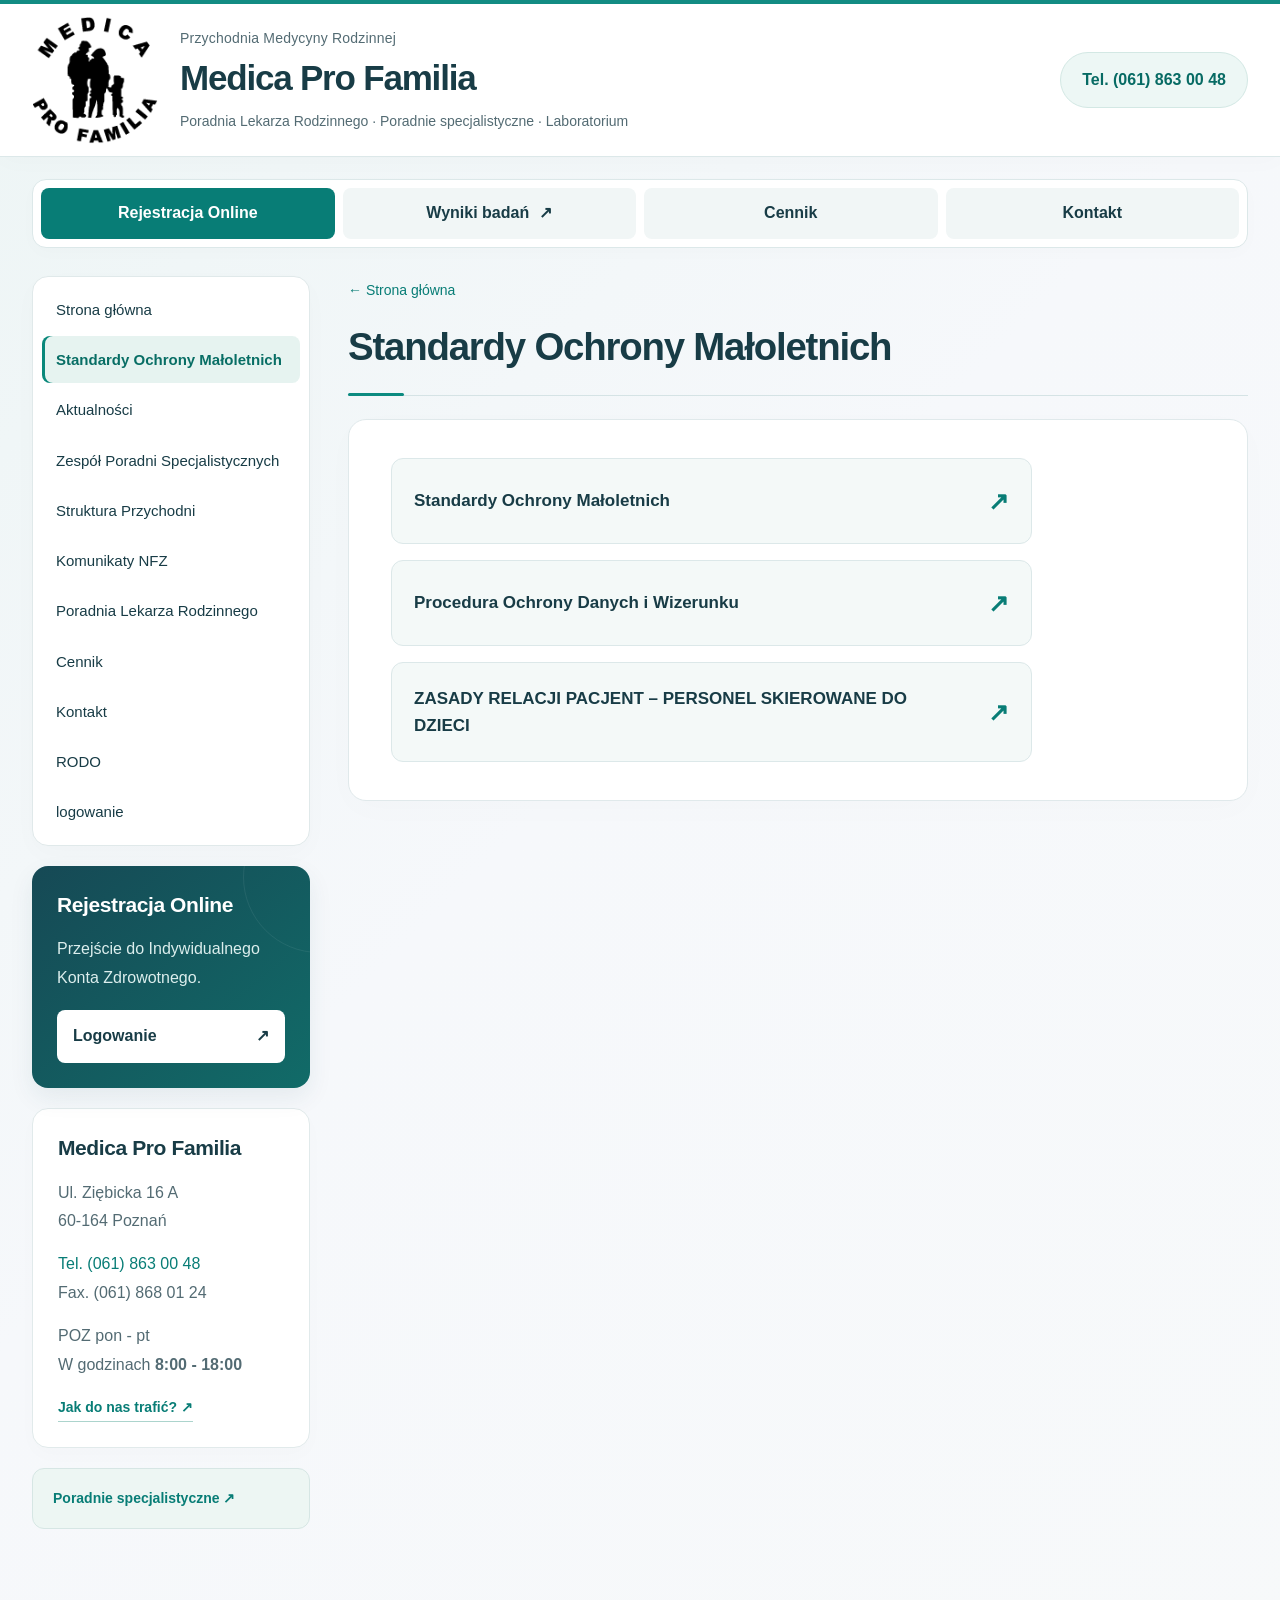
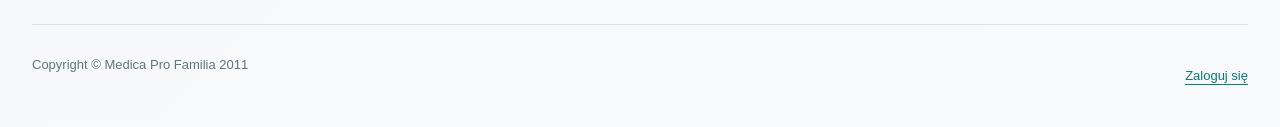
<file: standardy-ochrony-maloletnich.html>
<!doctype html>
<html lang="pl"><head><meta charset="utf-8"><meta name="viewport" content="width=device-width,initial-scale=1"><meta name="robots" content="noindex,nofollow"><title>Standardy Ochrony Małoletnich — Medica Pro Familia</title><link rel="icon" href="assets/logo.png"><link rel="stylesheet" href="styles.css"><script defer src="app.js"></script></head><body>
<a class="skip" href="#main">Przejdź do treści</a>
<header><div class="container masthead"><div class="identity-block"><a class="identity" href="index.html"><img src="assets/logo.png" alt="Medica Pro Familia"><span>Przychodnia Medycyny Rodzinnej<strong>Medica Pro Familia</strong></span></a><p class="clinic-description">Poradnia Lekarza Rodzinnego · Poradnie specjalistyczne · Laboratorium</p></div><a class="header-phone" href="tel:+48618630048">Tel. (061) 863 00 48</a><button class="menu-toggle" aria-expanded="false" aria-controls="navigation">Menu</button></div></header>
<nav class="container patient-shortcuts" aria-label="Na skróty"><a href="logowanie.html">Rejestracja Online</a><a href="https://wyniki.medicaprofamilia.pl/">Wyniki badań <span aria-hidden="true">↗</span></a><a href="cennik.html">Cennik</a><a href="kontakt.html">Kontakt</a></nav>
<div class="container layout"><aside><nav id="navigation" aria-label="Zakładki"><a href="index.html">Strona główna</a><a href="standardy-ochrony-maloletnich.html" aria-current="page">Standardy Ochrony Małoletnich</a><a href="aktualnosci.html">Aktualności</a><a href="poradnie-specjalistyczne.html">Zespół Poradni Specjalistycznych</a><a href="struktura-przychodni.html">Struktura Przychodni</a><a href="komunikaty-nfz.html">Komunikaty NFZ</a><a href="lekarz-rodzinny.html">Poradnia Lekarza Rodzinnego</a><a href="cennik.html">Cennik</a><a href="kontakt.html">Kontakt</a><a href="rodo.html">RODO</a><a href="logowanie.html">logowanie</a></nav><div class="sidebar-card registration"><h2>Rejestracja Online</h2><p>Przejście do Indywidualnego Konta Zdrowotnego.</p><a class="button" href="logowanie.html">Logowanie <span aria-hidden="true">↗</span></a></div><div class="sidebar-card"><h2>Medica Pro Familia</h2><p>Ul. Ziębicka 16 A<br>60-164 Poznań</p><p><a href="tel:+48618630048">Tel. (061) 863 00 48</a><br>Fax. (061) 868 01 24</p><p>POZ pon - pt<br>W godzinach <strong>8:00 - 18:00</strong></p><a class="inline-link" href="kontakt.html">Jak do nas trafić? ↗</a></div><a class="sidebar-link" href="poradnie-specjalistyczne.html">Poradnie specjalistyczne ↗</a></aside>
<main id="main"><a class="back-home" href="index.html">← Strona główna</a><div class="page-heading"><h1>Standardy Ochrony Małoletnich</h1></div><article class="source-content page-13">
<p><a class="document-link" href="https://medicaprofamilia.pl/files/1.%20Standardy%20Ochrony%20Małoletnich.pdf" rel="noopener noreferrer" target="_blank">Standardy Ochrony Małoletnich</a></p>

<p><a class="document-link" href="https://medicaprofamilia.pl/files/7.%20Procedura%20-%20ochrony%20danych%20i%20wizerunku.pdf" rel="noopener noreferrer" target="_blank">Procedura Ochrony Danych i Wizerunku</a></p>

<p><a class="document-link" href="https://medicaprofamilia.pl/files/ZASADY%20RELACJI%20PACJENT.pdf" rel="noopener noreferrer" target="_blank">ZASADY RELACJI PACJENT – PERSONEL SKIEROWANE DO DZIECI</a></p>

</article></main></div>
<footer class="container"><span>Copyright © Medica Pro Familia 2011</span><a href="https://medicaprofamilia.pl/index.php?/displaySite/13">Zaloguj się</a></footer></body></html>
</file>
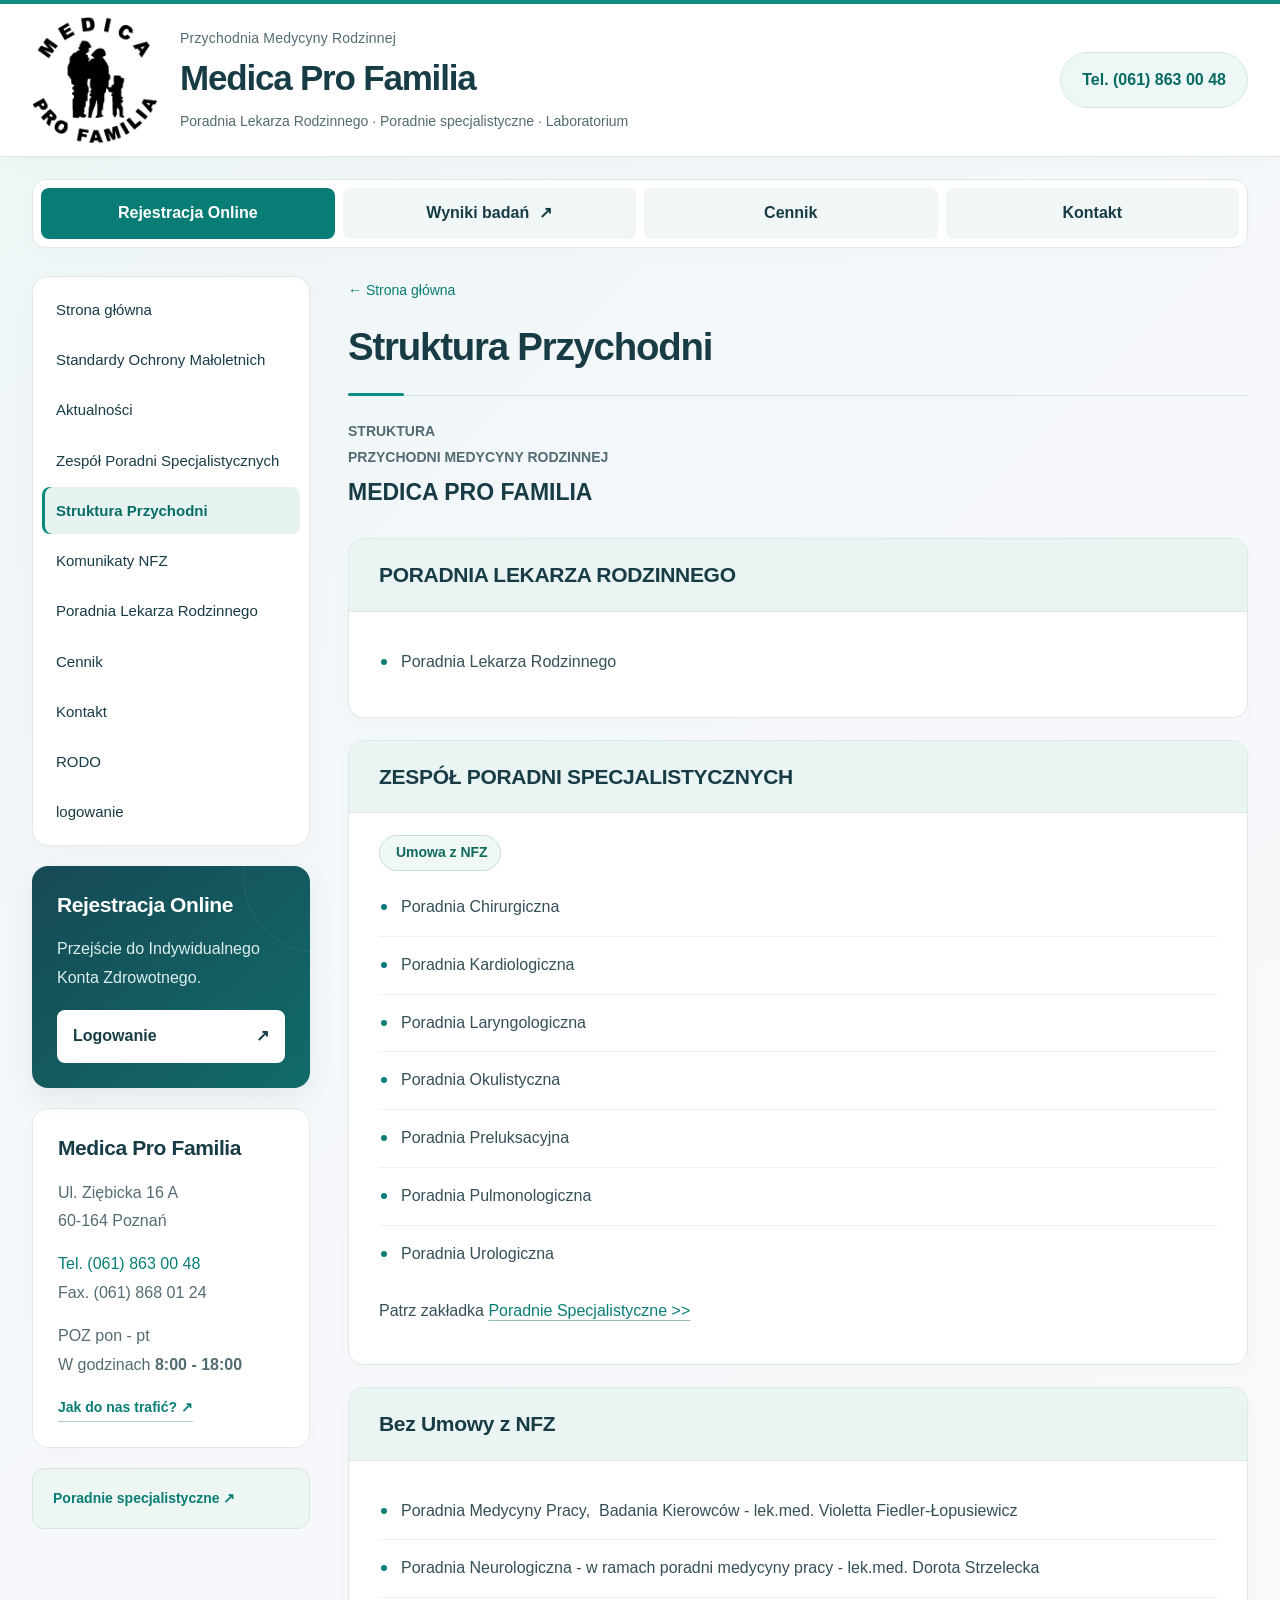
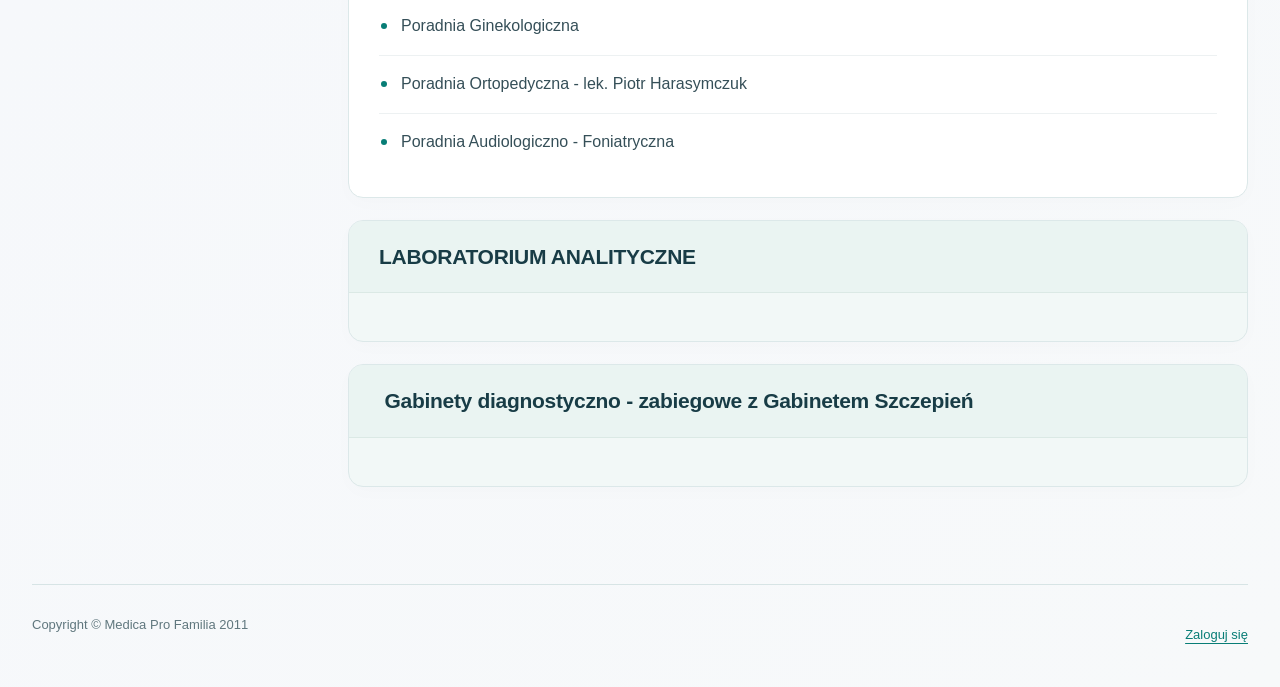
<file: struktura-przychodni.html>
<!doctype html>
<html lang="pl"><head><meta charset="utf-8"><meta name="viewport" content="width=device-width,initial-scale=1"><meta name="robots" content="noindex,nofollow"><title>Struktura Przychodni — Medica Pro Familia</title><link rel="icon" href="assets/logo.png"><link rel="stylesheet" href="styles.css"><script defer src="app.js"></script></head><body>
<a class="skip" href="#main">Przejdź do treści</a>
<header><div class="container masthead"><div class="identity-block"><a class="identity" href="index.html"><img src="assets/logo.png" alt="Medica Pro Familia"><span>Przychodnia Medycyny Rodzinnej<strong>Medica Pro Familia</strong></span></a><p class="clinic-description">Poradnia Lekarza Rodzinnego · Poradnie specjalistyczne · Laboratorium</p></div><a class="header-phone" href="tel:+48618630048">Tel. (061) 863 00 48</a><button class="menu-toggle" aria-expanded="false" aria-controls="navigation">Menu</button></div></header>
<nav class="container patient-shortcuts" aria-label="Na skróty"><a href="logowanie.html">Rejestracja Online</a><a href="https://wyniki.medicaprofamilia.pl/">Wyniki badań <span aria-hidden="true">↗</span></a><a href="cennik.html">Cennik</a><a href="kontakt.html">Kontakt</a></nav>
<div class="container layout"><aside><nav id="navigation" aria-label="Zakładki"><a href="index.html">Strona główna</a><a href="standardy-ochrony-maloletnich.html">Standardy Ochrony Małoletnich</a><a href="aktualnosci.html">Aktualności</a><a href="poradnie-specjalistyczne.html">Zespół Poradni Specjalistycznych</a><a href="struktura-przychodni.html" aria-current="page">Struktura Przychodni</a><a href="komunikaty-nfz.html">Komunikaty NFZ</a><a href="lekarz-rodzinny.html">Poradnia Lekarza Rodzinnego</a><a href="cennik.html">Cennik</a><a href="kontakt.html">Kontakt</a><a href="rodo.html">RODO</a><a href="logowanie.html">logowanie</a></nav><div class="sidebar-card registration"><h2>Rejestracja Online</h2><p>Przejście do Indywidualnego Konta Zdrowotnego.</p><a class="button" href="logowanie.html">Logowanie <span aria-hidden="true">↗</span></a></div><div class="sidebar-card"><h2>Medica Pro Familia</h2><p>Ul. Ziębicka 16 A<br>60-164 Poznań</p><p><a href="tel:+48618630048">Tel. (061) 863 00 48</a><br>Fax. (061) 868 01 24</p><p>POZ pon - pt<br>W godzinach <strong>8:00 - 18:00</strong></p><a class="inline-link" href="kontakt.html">Jak do nas trafić? ↗</a></div><a class="sidebar-link" href="poradnie-specjalistyczne.html">Poradnie specjalistyczne ↗</a></aside>
<main id="main"><a class="back-home" href="index.html">← Strona główna</a><div class="page-heading"><h1>Struktura Przychodni</h1></div><article class="source-content page-6">
<p><strong>STRUKTURA </strong></p>
<p><strong>PRZYCHODNI MEDYCYNY RODZINNEJ</strong></p>
<p><strong> MEDICA PRO FAMIL</strong><strong>IA</strong></p>


<section class="detail-group"><h2><strong>PORADNIA LEKARZA RODZINNEGO</strong></h2><ul class="clinic-list"><li>Poradnia Lekarza Rodzinnego</li></ul></section>

<section class="detail-group"><h2><strong>ZESPÓŁ PORADNI SPECJALISTYCZNYCH</strong></h2><p class="funding-label"> Umowa z NFZ</p><ul class="clinic-list"><li>Poradnia Chirurgiczna</li><li>Poradnia Kardiologiczna</li><li>Poradnia Laryngologiczna</li><li>Poradnia Okulistyczna</li><li>Poradnia Preluksacyjna</li><li>Poradnia Pulmonologiczna</li><li>Poradnia Urologiczna</li></ul><p>Patrz zakładka<strong> <a href="poradnie-specjalistyczne.html">Poradnie Specjalistyczne &gt;&gt;</a></strong></p></section>









<section class="detail-group"><h2>Bez Umowy z NFZ</h2><ul class="clinic-list"><li>Poradnia Medycyny Pracy,  Badania Kierowców - lek.med. Violetta Fiedler-Łopusiewicz</li><li>Poradnia Neurologiczna - w ramach poradni medycyny pracy - lek.med. Dorota Strzelecka</li><li>Poradnia Ginekologiczna</li><li>Poradnia Ortopedyczna - lek. Piotr Harasymczuk</li><li>Poradnia Audiologiczno - Foniatryczna </li></ul></section>








<section class="detail-group"><h2 id="laboratorium"><strong>LABORATORIUM ANALITYCZNE</strong></h2></section>

<section class="detail-group"><h2><strong> Gabinety diagnostyczno - zabiegowe z Gabinetem Szczepień </strong></h2></section>






</article></main></div>
<footer class="container"><span>Copyright © Medica Pro Familia 2011</span><a href="https://medicaprofamilia.pl/index.php?/displaySite/6">Zaloguj się</a></footer></body></html>
</file>
<file: styles.css>
:root{--ink:#183e45;--teal:#08796f;--muted:#536d72;--line:#dce7e5;--pale:#edf5f3}*{box-sizing:border-box}html{scroll-behavior:smooth}body{margin:0;background:#f7f9f9;color:var(--ink);font:16px/1.75 Arial,Helvetica,sans-serif}a{color:var(--teal);text-underline-offset:4px}a:hover{color:#064c47}a:focus-visible,button:focus-visible{outline:3px solid #ce851b;outline-offset:4px}.container{width:min(1250px,calc(100% - 64px));margin:auto}header{background:#fff;border-top:5px solid var(--teal);border-bottom:1px solid var(--line)}.masthead{min-height:130px;display:flex;align-items:center;justify-content:space-between;gap:24px}.identity{display:flex;align-items:center;gap:22px;text-decoration:none;color:var(--ink)}.identity img{width:75px;height:90px;object-fit:contain}.identity span{font-size:15px}.identity strong{display:block;font-size:33px;font-weight:600;letter-spacing:-1px;line-height:1.3}.header-phone{font-size:16px;text-decoration:none;font-weight:600}.layout{display:grid;grid-template-columns:280px minmax(0,1fr);gap:42px;align-items:start;padding-top:36px;padding-bottom:60px}nav{display:flex;flex-direction:column;border:1px solid var(--line);background:white;border-radius:10px;overflow:hidden}nav a{padding:12px 18px;text-decoration:none;font-size:14px;line-height:1.5;color:var(--ink);border-bottom:1px solid #edf1f0}nav a:last-child{border-bottom:0}nav a:hover{background:var(--pale)}nav a[aria-current]{background:var(--teal);color:white;font-weight:600;box-shadow:inset 4px 0 #004e49}.sidebar-card{background:#fff;border:1px solid var(--line);border-radius:10px;padding:23px;margin-top:20px}.sidebar-card h2{font-size:20px;font-weight:600;line-height:1.35;margin:0 0 16px}.sidebar-card p{font-size:14px;color:var(--muted);margin:14px 0}.sidebar-card a{text-decoration:none}.registration{background:var(--ink);color:white;border-color:var(--ink)}.registration p{color:#d9e9e6}.button{display:flex;justify-content:space-between;align-items:center;border-radius:5px;padding:10px 15px;background:#fff;color:var(--ink);font-weight:600;font-size:14px;margin-top:18px}.inline-link{font-weight:600;font-size:14px}.sidebar-link{display:block;margin:20px 0;font-size:14px;font-weight:bold}.page-heading{padding:10px 0 25px;border-bottom:1px solid var(--line);margin-bottom:28px}h1{font-size:clamp(26px,3vw,38px);line-height:1.25;font-weight:500;letter-spacing:-1px;margin:0}.source-content{background:white;padding:32px 38px;border:1px solid var(--line);border-radius:12px;overflow-wrap:anywhere;min-height:240px}.source-content h1,.source-content h2,.source-content h3,.source-content h4{font-size:23px;line-height:1.4;letter-spacing:-.4px;margin:28px 0 18px;color:var(--ink)}.source-content>:first-child{margin-top:0}.source-content p{margin:15px 0}.source-content address{font-style:normal;margin:12px 0}.source-content hr{border:0;border-top:1px solid var(--line);margin:34px 0}.source-content img{display:block;max-width:100%;height:auto;margin:20px auto;border-radius:5px}.source-content img[src$='foto1.png']{width:100%;border-radius:8px;margin:24px 0}.source-content img[src$='online.png']{max-height:150px;width:auto}.source-content iframe{width:100%;height:400px;border:0;border-radius:8px}.source-content strong{font-weight:600}.source-content table{border-collapse:collapse;width:100%;font-size:15px}.source-content td,.source-content th{padding:12px;border:1px solid var(--line);text-align:left}.table-scroll{max-width:100%;overflow:auto}.source-content a{font-weight:500}.page-7 h3{padding-top:24px;border-top:1px solid var(--line)}.page-13 a,.page-14 a{display:inline-block;padding:10px 0}.page-1>h3:first-child{font-size:29px}.page-10 a{display:inline-block;background:var(--teal);color:white;padding:12px 25px;border-radius:6px;text-decoration:none}footer{padding:25px 0;border-top:1px solid var(--line);display:flex;justify-content:space-between;gap:20px;font-size:13px;color:var(--muted)}.menu-toggle{display:none}.skip{position:fixed;top:-100px;left:20px;background:white;padding:10px;z-index:20}.skip:focus{top:10px}@media(max-width:960px){.container{width:calc(100% - 40px)}.layout{grid-template-columns:240px minmax(0,1fr);gap:24px}.source-content{padding:25px}.identity strong{font-size:29px}.header-phone{font-size:14px}}@media(max-width:700px){.container{width:calc(100% - 32px)}.masthead{min-height:100px;gap:10px}.identity{gap:10px}.identity img{width:45px;height:60px}.identity span{font-size:11px;line-height:1.5}.identity strong{font-size:22px;letter-spacing:-.6px}.header-phone{display:none}.menu-toggle{display:block;border:1px solid var(--line);border-radius:6px;background:white;color:var(--ink);padding:10px;font:inherit;font-size:14px}.layout{display:flex;flex-direction:column;gap:25px;padding-top:20px}.layout aside{display:contents}nav{display:none;width:100%;order:-2}nav.open{display:flex}nav a{font-size:15px;padding:13px 17px}main{width:100%;order:-1}.page-heading{padding:5px 0 20px;margin-bottom:20px}.source-content{padding:22px 19px;font-size:16px}.source-content h1,.source-content h2,.source-content h3,.source-content h4{font-size:21px}.sidebar-card{width:100%;margin:0;padding:22px}.sidebar-card p{font-size:16px}.sidebar-link{margin:0}.source-content iframe{height:310px}footer{font-size:12px;flex-wrap:wrap}}@media(prefers-reduced-motion:reduce){html{scroll-behavior:auto}}

/* Visual refinement: original content, with a clearer visual hierarchy. */
:root{--ink:#183c46;--teal:#087d76;--muted:#536b73;--line:#dce8e9;--pale:#edf6f5}
body{background:linear-gradient(135deg,#edf5f5 0,#f6f8fb 45%,#f7f9fa 100%);font-family:'Segoe UI',Arial,sans-serif;line-height:1.8}
header{border-top:4px solid #128c83;background:#fff;box-shadow:0 4px 24px #173c4505}
.masthead{min-height:142px}.identity{gap:24px}.identity img{width:78px;height:96px}.identity span{font-size:14px;letter-spacing:.2px;color:var(--muted)}.identity strong{font-size:36px;letter-spacing:-1.2px;color:var(--ink);font-weight:650;margin-top:5px}.header-phone{background:#edf7f5;border:1px solid #d3e8e4;padding:13px 21px;border-radius:40px;font-size:15px;color:#076b64;transition:background .2s}.header-phone:hover{background:#dcefeb}
.layout{grid-template-columns:278px minmax(0,1fr);gap:38px;padding-top:38px;padding-bottom:75px}main{min-width:0}
nav{padding:9px;border:1px solid #e0e9ea;border-radius:16px;box-shadow:0 8px 26px #173c4505;gap:3px}nav a{border:0;border-radius:8px;padding:12px 14px;line-height:1.55;font-size:14px;transition:background .15s,color .15s}nav a[aria-current]{background:#e6f3f0;color:#086e65;box-shadow:inset 3px 0 #0a887b;font-weight:650}nav a:hover{background:#f0f6f7}
.sidebar-card{border-radius:16px;padding:25px;border-color:#e1eaeb;box-shadow:0 7px 20px #173c4504}.sidebar-card h2{font-size:21px;letter-spacing:-.4px}.sidebar-card p{line-height:1.8;font-size:15px}.registration{position:relative;overflow:hidden;background:linear-gradient(140deg,#164955,#116b68);border:0;box-shadow:0 10px 25px #154f5414}.registration:before{content:'';position:absolute;width:150px;height:150px;border:1px solid #ffffff12;border-radius:50%;right:-85px;top:-65px;pointer-events:none}.registration p{color:#dceeed}.button{border-radius:8px;padding:12px 16px;transition:background .2s,box-shadow .2s}.button:hover{background:#e9f7f3;box-shadow:0 4px 15px #052d3517}.sidebar-link{padding:17px 20px;border:1px solid #d6e6e4;border-radius:12px;background:#edf6f3;text-decoration:none;font-size:14px}.inline-link{display:inline-block;border-bottom:1px solid #acd4cd}
.page-heading{position:relative;padding:5px 0 24px;margin-bottom:26px;border-bottom:1px solid #d5e3e5}.page-heading:after{content:'';position:absolute;bottom:-1px;left:0;width:56px;height:3px;background:#0c8b80;border-radius:5px}h1{font-size:clamp(29px,3vw,40px);font-weight:600;letter-spacing:-1.2px;line-height:1.25}
.source-content{padding:38px 42px;border-radius:18px;border:1px solid #e0e9eb;box-shadow:0 8px 35px #173c4504;color:#354f58}.source-content h1,.source-content h2,.source-content h3,.source-content h4{font-weight:600;color:var(--ink);line-height:1.45}.source-content p{margin:18px 0}.source-content strong{font-weight:600}.source-content a{text-decoration-thickness:1px;text-decoration-color:#91bfb9}.source-content a:hover{text-decoration-color:var(--teal)}.source-content hr{margin:35px 0;border-color:#e2ebec}.source-content iframe{border-radius:12px}.source-content table tr:nth-child(even){background:#f2f7f7}.source-content td,.source-content th{padding:14px}.source-content th{background:var(--pale)}
.page-1{padding:0;background:none;border:0;box-shadow:none}.content-panel{background:white;border:1px solid #e0e9eb;border-radius:18px;padding:30px 38px;margin:0 0 24px;box-shadow:0 8px 25px #173c4504}.content-panel>:first-child{margin-top:0}.content-panel>:last-child{margin-bottom:0}.original-intro{padding:29px 30px 27px;background:linear-gradient(125deg,#fff,#f4faf8);overflow:hidden}.original-intro>h3:first-child{font-size:28px;letter-spacing:1px;color:#126e66;margin:0 0 20px}.original-intro img[src$='foto1.png']{border-radius:11px;width:100%;height:auto;margin:0;box-shadow:0 5px 20px #183c4510}.original-intro>h4{font-size:17px;line-height:1.75;margin:13px 0 0;letter-spacing:0}.original-intro>h4 a{font-weight:600}.content-panel img[src$='fundusze2026.png']{border-radius:0;margin:5px auto 27px}.content-panel img{max-width:100%}.content-panel h2{font-size:23px}.page-7 h3{border:0;border-left:3px solid #139184;border-radius:0 8px 8px 0;background:#edf6f4;padding:13px 18px;margin-top:32px;font-size:21px}.page-7 h3:first-child{margin-top:0}.page-13 a,.page-14 a{padding:16px 20px;border:1px solid #d7e8e4;background:#f1f8f6;border-radius:10px;text-decoration:none;font-weight:600;line-height:1.6}.page-13 a:hover,.page-14 a:hover{background:#e1f1ed}.page-10 a{padding:12px 30px;border-radius:9px;box-shadow:0 5px 15px #087d761a}.page-9{font-variant-numeric:tabular-nums}.page-9 p{padding-bottom:10px;border-bottom:1px solid #edf1f2}.page-2 iframe{margin-top:20px}
footer{border-top:1px solid #d7e4e5;padding-top:28px;padding-bottom:30px;color:#60777e}.menu-toggle{border-radius:8px}
@media(max-width:960px){.layout{grid-template-columns:238px minmax(0,1fr);gap:25px}.source-content{padding:27px}.content-panel{padding:26px}.identity strong{font-size:31px}.sidebar-card{padding:22px}.header-phone{padding:11px 15px;font-size:14px}.original-intro>h3:first-child{font-size:25px}}
@media(max-width:700px){.masthead{min-height:108px}.identity{gap:11px}.identity img{width:44px;height:65px}.identity span{font-size:11px;letter-spacing:0}.identity strong{font-size:23px;letter-spacing:-.7px;margin-top:3px}.layout{padding-top:24px;gap:22px;padding-bottom:40px}nav{border-radius:13px;padding:7px}nav a{font-size:15px;padding:12px 14px}.page-heading{padding:0 0 19px;margin-bottom:22px}h1{font-size:30px;letter-spacing:-.8px}.source-content{padding:25px 21px;border-radius:14px}.source-content.page-1{padding:0}.content-panel{padding:24px 21px;border-radius:14px;margin-bottom:20px}.original-intro{padding:22px 18px}.original-intro>h3:first-child{font-size:23px;letter-spacing:.4px}.original-intro>h4{font-size:16px;line-height:1.8}.sidebar-card{border-radius:14px;padding:24px}.sidebar-link{width:100%;margin:0}.page-7 h3{font-size:20px;padding:12px 14px}.page-13 a,.page-14 a{padding:14px}.source-content p{margin:17px 0}}
@media(prefers-reduced-motion:reduce){*{transition:none!important}}
.original-intro img[src$='budynek-kontury.png']{width:100%;height:auto;display:block;margin:0;background:white;border-radius:10px;box-shadow:none}
/* Homepage artwork, separated from the announcements. */
.clinic-banner{display:grid;grid-template-columns:.8fr 1.7fr;align-items:center;gap:20px;background:#fff;border:1px solid var(--line);border-radius:20px;margin-top:32px;overflow:hidden;box-shadow:0 12px 35px #173c4505}.clinic-banner-copy{padding:32px 0 32px 35px}.clinic-banner-copy h3{font-size:30px;line-height:1.25;letter-spacing:-.8px;font-weight:600;margin:0 0 25px;color:var(--ink)}.clinic-banner-copy h4{font-size:14px;line-height:1.9;font-weight:500;margin:8px 0}.clinic-banner-copy h4 a{text-decoration:none}.clinic-banner-art{padding:20px 20px 20px 0}.clinic-banner-art img{display:block;width:100%;height:auto;mix-blend-mode:multiply}.clinic-banner-copy strong{font-weight:600}@media(max-width:960px){.clinic-banner-copy{padding:25px 0 25px 25px}.clinic-banner-copy h3{font-size:25px}.clinic-banner{grid-template-columns:1fr 1.6fr}}@media(max-width:700px){.clinic-banner{grid-template-columns:1fr;margin-top:20px;gap:0;border-radius:14px}.clinic-banner-copy{padding:25px 23px 10px}.clinic-banner-copy h3{font-size:27px;margin-bottom:16px}.clinic-banner-art{padding:10px 12px 15px}.clinic-banner-copy h4{font-size:14px}body:has(#navigation.open) .clinic-banner{display:none}}

/* Patient task hierarchy and accessible navigation. */
.patient-shortcuts{display:grid;grid-template-columns:repeat(4,minmax(0,1fr));padding:8px;gap:8px;margin-top:22px;border-radius:14px;background:#fff;border:1px solid var(--line);box-shadow:0 5px 18px #173c4504}
.patient-shortcuts a{display:flex;align-items:center;justify-content:center;gap:10px;text-align:center;border:0;padding:13px 10px;min-height:50px;font-size:16px;font-weight:600;border-radius:8px;background:#f1f6f6;color:var(--ink)}
.patient-shortcuts a:first-child{background:var(--teal);color:#fff}.patient-shortcuts a:hover{background:#deeeea}.patient-shortcuts a:first-child:hover{background:#075f59}.clinic-banner{margin-top:22px;grid-template-columns:1fr 1.65fr}.clinic-banner-art{max-width:650px;justify-self:end}.clinic-banner-copy h4{font-size:16px}.clinic-banner-copy h3{font-size:32px}.layout{padding-top:28px}
.back-home{display:inline-block;margin:0 0 15px;font-size:14px;text-decoration:none}.page-heading{margin-bottom:23px}
#navigation a{min-height:46px;font-size:15px}#navigation a[aria-current]{font-weight:700}.sidebar-card p{font-size:16px}.sidebar-card .button{font-size:16px;min-height:48px}.header-phone{font-size:16px}.source-content{line-height:1.85}.source-content h1,.source-content h2{font-size:25px}.source-content p,.source-content address{max-width:72ch}.source-content address+address{margin-top:16px}
.content-panel:is(details){padding:0;overflow:hidden}.content-panel summary{display:flex;align-items:center;justify-content:space-between;gap:20px;list-style:none;cursor:pointer;padding:23px 28px;font-size:17px;font-weight:600;color:var(--ink);line-height:1.6}.content-panel summary::-webkit-details-marker{display:none}.content-panel summary::after{content:'+';font-size:25px;font-weight:400;color:var(--teal);flex-shrink:0}.content-panel[open] summary::after{content:'−'}.content-panel summary:hover{background:#f1f8f6}.content-panel summary:focus-visible{outline:3px solid #ce851b;outline-offset:-4px}.content-panel[open] summary{background:#edf6f3;border-bottom:1px solid var(--line)}.disclosure-body{padding:25px 28px}.disclosure-body>:first-child{margin-top:0}.page-1 h2{font-size:22px}.page-1 .content-panel{box-shadow:none}.page-13 a,.page-14 a{min-height:48px}footer a{min-height:44px;display:inline-flex;align-items:center}html{scroll-padding-top:24px}
@media(max-width:700px){.patient-shortcuts{display:grid!important;position:static;grid-template-columns:1fr 1fr;padding:7px;gap:7px;margin-top:16px;box-shadow:none}.patient-shortcuts a{font-size:15px;min-height:48px;padding:10px 7px}.clinic-banner{grid-template-columns:1fr;margin-top:18px}.clinic-banner-copy h3{font-size:26px}.clinic-banner-copy h4{font-size:14px}.clinic-banner-art{max-width:100%;padding-top:0}.clinic-banner-copy{padding:20px 22px 8px}.layout{padding-top:22px}.content-panel summary{padding:20px;font-size:16px}.disclosure-body{padding:20px}.menu-toggle{min-width:60px;min-height:46px;font-weight:600}.back-home{min-height:40px;margin-bottom:8px}#navigation.open{position:fixed;inset:112px 16px auto;max-height:calc(100dvh - 132px);overflow-y:auto;z-index:31;width:auto;box-shadow:0 0 0 150vmax #12333dbb;border:1px solid var(--line)}body:has(#navigation.open){overflow:hidden}body:has(#navigation.open) header{position:relative;z-index:32}body:has(#navigation.open) .clinic-banner{display:grid}#navigation a{font-size:16px;min-height:48px}.header-phone{display:none}}

/* Structured interiors: retain the source wording and order. */
.source-content:is(.page-6,.page-7,.page-8,.page-9,.page-3){background:transparent;border:0;box-shadow:none;padding:0;display:flow-root}
.detail-group{background:#fff;border:1px solid var(--line);border-radius:15px;padding:26px 30px;margin:22px 0;box-shadow:0 5px 20px #173c4504;overflow:hidden}.detail-group>h2:first-child,.detail-group>h3:first-child{margin:-26px -30px 22px;padding:20px 30px;background:#eaf4f2;border:0;border-bottom:1px solid #dbe9e5;font-size:21px;letter-spacing:-.3px;line-height:1.5}.detail-group>:last-child{margin-bottom:0}.detail-group p{margin:0;padding:13px 0;border-bottom:1px solid #edf1f2;font-size:16px}.detail-group p:last-child{border-bottom:0}.detail-group p em{font-style:normal;color:var(--muted);font-size:15px}.page-7 .detail-group p{padding:17px 0}.page-7 .detail-group p:has(em) em{display:block;margin-top:4px}.page-6>p{margin:0;font-size:14px;color:var(--muted)}.page-6>p:nth-child(3){margin-bottom:25px;font-size:23px;color:var(--ink)}.funding-label{display:inline-block!important;padding:4px 12px!important;border:1px solid #c5ded8!important;border-radius:20px;background:#eff8f5;font-size:14px!important;font-weight:600;color:#126a5e;margin-bottom:8px!important}.page-6 .detail-group:nth-last-child(-n+2){background:#f2f8f7}.page-8>p{font-size:15px;color:var(--muted)}.doctor-row strong{color:var(--ink);font-size:17px}.page-8 .detail-group:last-child{background:#eaf4f2;border-left:4px solid var(--teal)}.page-8 .detail-group:last-child h2{margin:0;padding:0;border:0;background:none;font-size:18px}.page-9 .detail-group:first-of-type{padding:10px 26px}.page-9 .price-row{padding:16px 12px!important;margin:0!important;line-height:1.8}.page-9 .price-row:nth-child(even){background:#f3f7f7;border-radius:6px}.price-amount{white-space:nowrap;background:#e0f0ea;color:#075c50;padding:3px 8px;border-radius:5px;font-size:17px;font-weight:700!important}.page-9 .detail-group>p:not(.price-row){padding:16px 12px}.page-9 .detail-group:last-child p{border:0;padding:9px 0}.source-content pre{white-space:pre-wrap;overflow-wrap:anywhere;font:inherit}.page-3 .detail-group address{margin:17px 0}.page-3 .detail-group h2:first-child{font-size:19px}.page-3 .detail-group p{border:0;padding:8px 0;line-height:1.85}.document-link{display:flex!important;align-items:center;justify-content:space-between;gap:25px;width:100%;min-height:76px;border:1px solid var(--line)!important;border-radius:12px!important;background:#f4f9f8!important;color:var(--ink);padding:22px!important;text-decoration:none;font-size:17px;font-weight:600}.document-link:after{content:'↗';color:var(--teal);font-size:25px;flex-shrink:0}.document-link:hover{background:#e8f3ef!important;border-color:#9ccbc2!important}.page-13,.page-14,.page-11{min-height:0}.page-13 p,.page-14 p,.page-11 p{margin:0 0 16px}.page-13 p:last-child,.page-14 p:last-child,.page-11 p:last-child{margin-bottom:0}.contact-details{display:grid;grid-template-columns:1fr 1fr;gap:14px}.contact-details p{margin:0!important;padding:20px;background:#eff6f5;border:1px solid var(--line);border-radius:10px;font-size:17px}.contact-map{margin-top:22px}.contact-map small{font-size:14px}.page-10{max-width:650px;margin:auto;text-align:center}.page-10 p{margin:20px auto}.page-10>p:nth-child(2){color:#91641a;font-size:16px}.page-10>p:nth-child(3){padding:20px;border-radius:10px;background:#edf6f3;font-size:18px}.page-10 a{min-height:50px;min-width:180px}
@media(max-width:700px){.detail-group{padding:22px 20px;border-radius:12px;margin:18px 0}.detail-group>h2:first-child,.detail-group>h3:first-child{margin:-22px -20px 16px;padding:18px 20px;font-size:20px}.page-9 .detail-group:first-of-type{padding:6px 10px}.contact-details{grid-template-columns:1fr}.contact-details p{font-size:16px;padding:17px}.document-link{font-size:16px;padding:18px!important;gap:15px}.page-8 .detail-group:last-child h2{font-size:17px}.page-9 .price-row{font-size:15px}}

/* Homepage: compact clinic illustration at the top of the footer. */
footer{flex-wrap:wrap}.footer-illustration{flex-basis:100%;display:flex;justify-content:center;padding:8px 0 24px}.footer-illustration img{display:block;width:min(360px,100%);height:auto;mix-blend-mode:multiply;border-radius:8px}.service-menu{border-top:1px solid var(--line);margin-top:8px;padding-top:9px}.service-menu a{display:block;background:#edf6f3;color:#096b62;margin-bottom:4px;font-weight:600}.service-menu a:last-child{margin-bottom:0}#laboratorium{scroll-margin-top:25px}@media(max-width:700px){.footer-illustration img{width:min(280px,100%)}.footer-illustration{padding-bottom:18px}}

/* Compact clinic sketch alongside the original identity and telephone. */
.header-illustration{flex:0 1 260px;min-width:0;align-self:center}.header-illustration img{display:block;width:100%;height:auto;max-height:116px;object-fit:contain}.masthead:has(.header-illustration){gap:22px}.masthead:has(.header-illustration) .identity{flex-shrink:0}.masthead:has(.header-illustration) .header-phone{white-space:nowrap}@media(max-width:1050px) and (min-width:701px){.header-illustration{flex-basis:160px}.masthead:has(.header-illustration){gap:14px}.masthead:has(.header-illustration) .identity strong{font-size:27px}}@media(max-width:700px){.masthead:has(.header-illustration){flex-wrap:wrap;padding-top:16px;padding-bottom:14px;gap:12px}.header-illustration{order:3;flex-basis:100%;display:flex;justify-content:center}.header-illustration img{width:160px;max-height:84px}.masthead:has(.header-illustration) .menu-toggle{margin-left:auto}body:has(.header-illustration) #navigation.open{top:212px;max-height:calc(100dvh - 230px)}}

/* Blend the clinic artwork into the right side of the homepage masthead. */
header:has(.header-illustration){background:linear-gradient(100deg,#fff 35%,#f3f8f6 100%)}
.masthead:has(.header-illustration){position:relative;min-height:158px;gap:30px}
.masthead:has(.header-illustration) .header-illustration{flex:0 1 390px;margin-left:auto;align-self:stretch;display:flex;align-items:center;justify-content:flex-end;overflow:hidden}
.header-illustration img{width:100%;height:auto;max-height:150px;object-fit:contain;object-position:right center;mix-blend-mode:multiply;opacity:.82;filter:contrast(.95);mask-image:linear-gradient(to right,transparent 0%,#000 16%,#000 91%,transparent 100%),linear-gradient(to bottom,transparent 0%,#000 12%,#000 86%,transparent 100%);mask-composite:intersect;-webkit-mask-image:linear-gradient(to right,transparent 0%,#000 16%,#000 91%,transparent 100%),linear-gradient(to bottom,transparent 0%,#000 12%,#000 86%,transparent 100%);-webkit-mask-composite:source-in}
@media(max-width:1050px) and (min-width:701px){.masthead:has(.header-illustration) .header-illustration{flex-basis:300px}.masthead:has(.header-illustration){gap:20px}}
@media(max-width:700px){.masthead:has(.header-illustration){min-height:100px;flex-wrap:nowrap;padding:17px 0;gap:8px}.masthead:has(.header-illustration) .identity{position:relative;z-index:1;max-width:calc(100% - 68px)}.masthead:has(.header-illustration) .header-illustration{position:absolute;right:48px;top:0;bottom:0;width:180px;margin:0;opacity:.2;pointer-events:none;order:initial}.header-illustration img{width:180px;max-height:100px}.masthead:has(.header-illustration) .menu-toggle{position:relative;z-index:1;flex-shrink:0;background:#fff}body:has(.header-illustration) #navigation.open{top:112px;max-height:calc(100dvh - 132px)}}

/* Plain clinic description below the name, separate from navigation. */
.identity-block{min-width:0;flex:0 1 650px}.clinic-description{margin:8px 0 0 102px;max-width:520px;font-size:14px;line-height:1.65;color:var(--muted);font-weight:400}.masthead:has(.header-illustration) .identity{flex-shrink:1}.masthead:has(.header-illustration) .identity-block{flex:1 1 600px;padding:18px 0}.masthead:has(.header-illustration) .header-illustration{flex:0 1 330px}@media(max-width:1050px) and (min-width:701px){.clinic-description{margin-left:102px;font-size:13px}.masthead:has(.header-illustration) .header-illustration{flex-basis:250px}}@media(max-width:700px){.identity-block{position:relative;z-index:1;flex:1 1 auto!important;max-width:calc(100% - 72px);padding:0!important}.masthead:has(.header-illustration) .identity{max-width:100%}.clinic-description{margin:9px 0 0;font-size:12px;line-height:1.6}.masthead:has(.header-illustration){min-height:155px}body:has(.header-illustration) #navigation.open{top:165px;max-height:calc(100dvh - 185px)}}

/* Feather the illustration into the white header on every edge. */
header:has(.header-illustration){background:#fff}
.header-illustration img{
  mix-blend-mode:multiply;
  -webkit-mask-image:linear-gradient(to right,transparent 0%,rgba(0,0,0,.18) 4%,rgba(0,0,0,.65) 10%,#000 20%,#000 78%,rgba(0,0,0,.65) 90%,rgba(0,0,0,.18) 96%,transparent 100%),linear-gradient(to bottom,transparent 0%,rgba(0,0,0,.2) 5%,rgba(0,0,0,.75) 13%,#000 23%,#000 73%,rgba(0,0,0,.7) 86%,rgba(0,0,0,.18) 95%,transparent 100%);
  mask-image:linear-gradient(to right,transparent 0%,rgba(0,0,0,.18) 4%,rgba(0,0,0,.65) 10%,#000 20%,#000 78%,rgba(0,0,0,.65) 90%,rgba(0,0,0,.18) 96%,transparent 100%),linear-gradient(to bottom,transparent 0%,rgba(0,0,0,.2) 5%,rgba(0,0,0,.75) 13%,#000 23%,#000 73%,rgba(0,0,0,.7) 86%,rgba(0,0,0,.18) 95%,transparent 100%);
  -webkit-mask-composite:source-in;
  mask-composite:intersect;
}

/* Align the logo with the full height of the clinic identity. */
.identity-block{position:relative;padding:22px 0 22px 148px;min-height:152px}
.masthead:has(.header-illustration) .identity-block{padding:22px 0 22px 148px}
.identity{gap:0;min-height:0}
.identity img{position:absolute;left:0;top:10px;bottom:10px;width:126px;height:calc(100% - 20px);max-height:150px;object-fit:contain;object-position:center}
.identity strong{font-size:35px;line-height:1.25}
.clinic-description{margin:10px 0 0;max-width:540px}
@media(max-width:1050px) and (min-width:701px){.identity-block,.masthead:has(.header-illustration) .identity-block{padding-left:120px;min-height:146px}.identity img{width:104px}.identity strong,.masthead:has(.header-illustration) .identity strong{font-size:29px}.clinic-description{margin-left:0}}
@media(max-width:700px){.identity-block,.masthead:has(.header-illustration) .identity-block{padding:8px 0 8px 79px!important;min-height:114px}.identity img{left:0;top:7px;bottom:7px;width:68px;height:calc(100% - 14px);max-height:120px}.identity strong{font-size:22px}.clinic-description{margin:8px 0 0;font-size:12px}.identity{gap:0}}

/* A soft white overlay removes the remaining hard left edge. */
.masthead .header-illustration{position:relative;isolation:isolate}
.header-illustration::after{content:"";position:absolute;z-index:1;inset:0 auto 0 0;width:30%;pointer-events:none;background:linear-gradient(to right,#fff 0%,#fff 8%,rgba(255,255,255,.97) 18%,rgba(255,255,255,.83) 36%,rgba(255,255,255,.5) 58%,rgba(255,255,255,.15) 80%,rgba(255,255,255,0) 100%)}
@media(max-width:700px){.masthead:has(.header-illustration) .header-illustration{position:absolute}}

/* Results announcement: same heading and body hierarchy as other posts. */
.results-panel>h2{font-size:23px;font-weight:600;line-height:1.45;margin:0 0 20px;color:var(--ink)}
.results-panel .results-instructions{font-size:16px;font-weight:400;line-height:1.85;letter-spacing:normal;margin:0 0 20px}
.results-panel .results-note{font-size:16px;font-weight:400;line-height:1.8;margin:20px 0 0;padding-top:18px;border-top:1px solid var(--line);color:var(--muted)}
@media(max-width:700px){.results-panel>h2{font-size:21px}}

/* Unified typography for every homepage announcement. */
.page-1 .announcement{color:#354f58;font-size:16px;line-height:1.85}
.page-1 .announcement>h2,.page-1 .announcement .disclosure-body>h2{font-size:23px;font-weight:600;line-height:1.45;letter-spacing:-.3px;color:var(--ink);margin:0 0 20px}
.page-1 .announcement p{font-size:16px;font-weight:400;line-height:1.85;letter-spacing:normal;margin:16px 0;max-width:none}
.page-1 .announcement p:first-child,.page-1 .announcement .disclosure-body>p:first-child{margin-top:0}
.page-1 .announcement p:last-child{margin-bottom:0}
.page-1 .announcement p strong,.page-1 .announcement p em{font-weight:400;font-style:normal}
.page-1 .announcement summary{font-size:18px;font-weight:600;line-height:1.6}
.page-1 .announcement summary strong{font-weight:600}
.page-1 .announcement a{font-weight:500;text-underline-offset:4px}
.page-1 .announcement .announcement-subheading{font-size:17px;font-weight:600;letter-spacing:0;margin:25px 0 12px}
.page-1 .announcement .announcement-files a{display:block;padding:10px 0;border-bottom:1px solid var(--line);font-size:16px;line-height:1.65}
.page-1 .announcement .announcement-files br{display:none}
.page-1 .announcement .results-note{margin-top:20px;padding-top:18px;color:var(--muted)}
@media(max-width:700px){.page-1 .announcement>h2,.page-1 .announcement .disclosure-body>h2{font-size:21px}.page-1 .announcement summary{font-size:17px}}
.clinic-list{list-style:none;padding:0;margin:0}.clinic-list li{position:relative;padding:14px 0 14px 22px;border-bottom:1px solid #edf1f2;line-height:1.8}.clinic-list li:last-child{border-bottom:0}.clinic-list li::before{content:'';position:absolute;left:2px;top:25px;width:6px;height:6px;background:var(--teal);border-radius:50%}

/* Patient-focused grouping of the original homepage notices. */
.page-1 .topic-card{padding:28px 32px;margin-bottom:25px}
.page-1 .topic-card>.topic-heading{font-size:24px;margin:0 0 24px;padding-bottom:18px;border-bottom:1px solid var(--line);line-height:1.4}
.page-1 .source-block{margin:0;padding:0;background:transparent;border:0;box-shadow:none}
.page-1 .source-block+.source-block{margin-top:25px;padding-top:25px;border-top:1px solid var(--line)}
.page-1 .source-block h3,.page-1 .project-group>h3{font-size:18px;line-height:1.6;font-weight:600;color:var(--ink);letter-spacing:0;margin:0 0 15px}
.page-1 .source-block p{margin:14px 0;font-size:16px;line-height:1.85}
.page-1 .source-block>:first-child{margin-top:0}.page-1 .source-block>:last-child{margin-bottom:0}
.page-1 .source-block .results-instructions{font-size:16px;font-weight:400}
.page-1 .source-block img{margin:8px auto 20px}
.page-1 .project-group+.project-group{margin-top:35px;padding-top:30px;border-top:2px solid var(--line)}
.page-1 .source-block .announcement-files a{padding:12px 0}
#rejestracja-wizyta>.source-block:first-of-type{color:var(--teal);font-weight:600}
@media(max-width:700px){.page-1 .topic-card{padding:23px 20px}.page-1 .topic-card>.topic-heading{font-size:22px;margin-bottom:20px}.page-1 .source-block h3{font-size:18px}}
</file>
